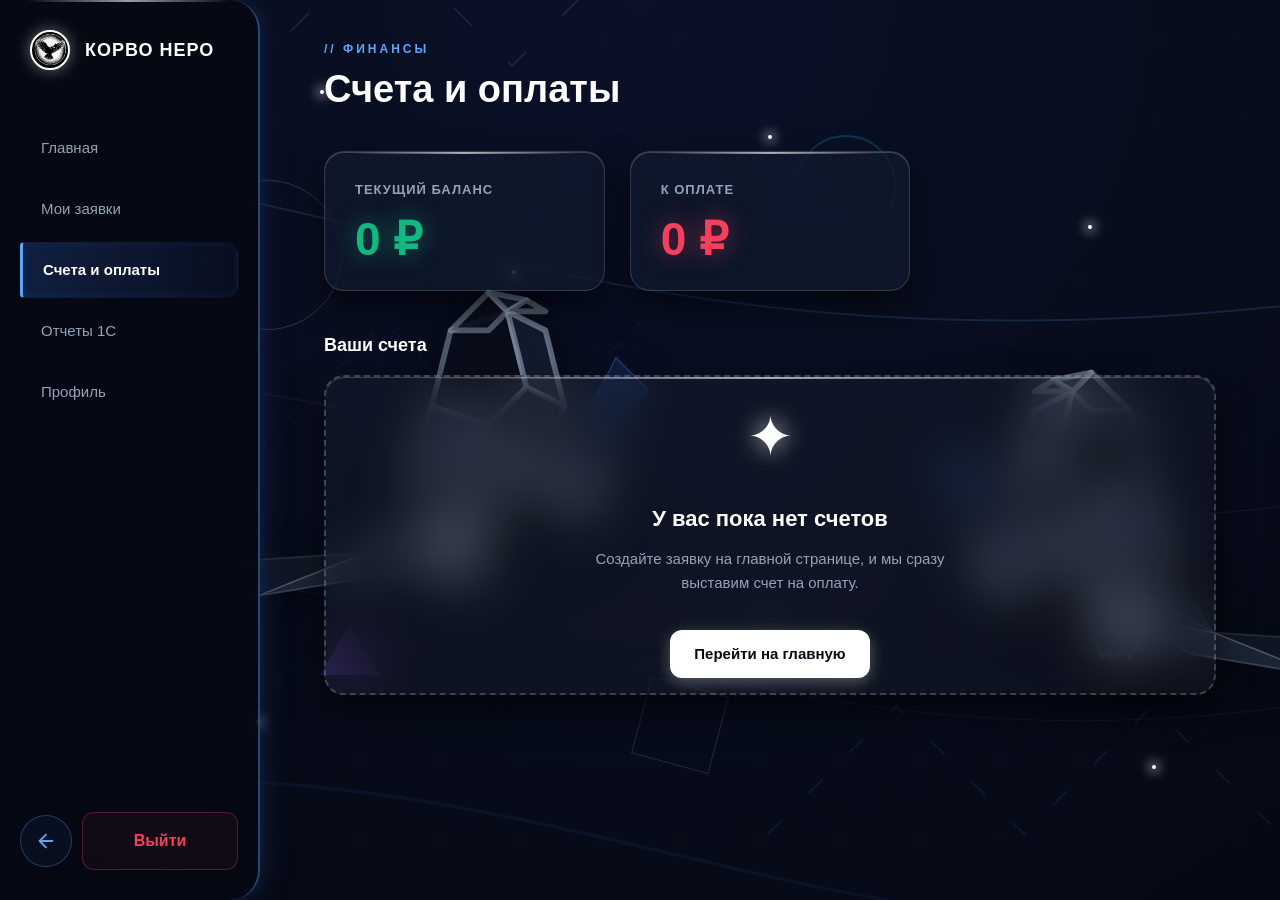
<file: Html/LK/Invoices.html>
<!DOCTYPE html>
<html lang="ru">
<head>
    <meta charset="UTF-8">
    <meta name="viewport" content="width=device-width, initial-scale=1.0">
    <title>Счета и оплаты</title>
    <link rel="stylesheet" href="../../Css/Invoices.css">
    <script src="../../Js/Script.js" defer></script>
</head>
<body>

    <div class="bg">
        <div class="bg-base"></div>
        <svg class="bg-waves" viewBox="0 0 1440 900" preserveAspectRatio="none">
            <path class="wave path-1" d="M-100,200 C300,100 600,400 1500,300" />
            <path class="wave path-2" d="M-100,400 C400,300 700,600 1500,500" />
            <path class="wave path-3" d="M-100,600 C500,500 800,800 1500,700" />
            <path class="wave path-4" d="M-100,800 C600,700 900,1000 1500,900" />
        </svg>
        <div class="floating-shapes">
            <div class="shape shape-circle"></div>
            <div class="shape shape-diamond"></div>
            <div class="shape shape-triangle"></div>
            <div class="shape shape-ring"></div>
            <div class="shape shape-square"></div>
            <div class="shape shape-small-circle"></div>
        </div>
        <svg class="bg-zigzags" viewBox="0 0 1000 1000" preserveAspectRatio="xMidYMid slice">
            <polyline class="zigzag zig-1" points="100,100 200,200 300,100 400,200 500,100" />
            <polyline class="zigzag zig-2" points="600,800 700,700 800,800 900,700 1000,800" />
            <polyline class="zigzag zig-3" points="200,500 300,400 400,500 500,400" />
        </svg>
        <div class="glowing-dots">
            <div class="dot dot-1"></div>
            <div class="dot dot-2"></div>
            <div class="dot dot-3"></div>
            <div class="dot dot-4"></div>
            <div class="dot dot-5"></div>
            <div class="dot dot-6"></div>
            <div class="dot dot-7"></div>
            <div class="dot dot-8"></div>
            <div class="dot dot-9"></div>
            <div class="dot dot-10"></div>
        </div>
        <svg class="crow-scene crow-scene-left" viewBox="0 0 600 500" xmlns="http://www.w3.org/2000/svg">
            <g class="branch-wood">
                <polygon points="-100,400 100,380 200,340 50,350" />
                <polygon points="100,380 200,340 300,320 220,360" />
                <polygon points="200,340 300,320 400,280 340,260" />
            </g>
            <g class="branch-twigs">
                <polygon points="200,340 260,250 320,280 280,350" />
                <polygon points="350,300 400,220 450,250 390,320" />
            </g>
            <g class="branch-leaves">
                <polygon points="260,250 290,190 330,230 300,280" />
                <polygon points="400,220 430,160 460,190 420,240" />
            </g>
            <g class="crow-polygons" transform="translate(120, 30) scale(3.5)">
                <polygon points="45,30 60,25 65,45 55,55 40,50" />
                <polygon points="60,25 70,30 75,50 65,45" />
                <polygon points="55,55 65,45 75,50 70,60 60,65" />
                <polygon points="40,50 55,55 50,70 35,65" />
                <polygon points="35,65 50,70 60,65 55,80 40,85" />
                <polygon points="40,85 55,80 50,95 35,90" />
                <polygon points="45,30 55,20 60,25 55,30" />
                <polygon points="55,20 65,22 60,25" />
                <polygon points="65,22 70,25 60,25" />
                <polygon points="60,65 70,60 85,70 75,75" />
                <polygon points="75,75 85,70 80,80" />
                <polygon points="45,75 48,90 45,95 42,90" />
                <polygon points="50,75 55,90 52,95 48,90" />
            </g>
        </svg>
        <svg class="crow-scene crow-scene-right" viewBox="0 0 600 500" xmlns="http://www.w3.org/2000/svg">
            <g class="branch-wood">
                <polygon points="-100,400 100,380 200,340 50,350" />
                <polygon points="100,380 200,340 300,320 220,360" />
                <polygon points="200,340 300,320 400,280 340,260" />
            </g>
            <g class="branch-twigs">
                <polygon points="200,340 260,250 320,280 280,350" />
                <polygon points="350,300 400,220 450,250 390,320" />
            </g>
            <g class="branch-leaves">
                <polygon points="260,250 290,190 330,230 300,280" />
                <polygon points="400,220 430,160 460,190 420,240" />
            </g>
            <g class="crow-polygons" transform="translate(120, 30) scale(3.5)">
                <polygon points="45,30 60,25 65,45 55,55 40,50" />
                <polygon points="60,25 70,30 75,50 65,45" />
                <polygon points="55,55 65,45 75,50 70,60 60,65" />
                <polygon points="40,50 55,55 50,70 35,65" />
                <polygon points="35,65 50,70 60,65 55,80 40,85" />
                <polygon points="40,85 55,80 50,95 35,90" />
                <polygon points="45,30 55,20 60,25 55,30" />
                <polygon points="55,20 65,22 60,25" />
                <polygon points="65,22 70,25 60,25" />
                <polygon points="60,65 70,60 85,70 75,75" />
                <polygon points="75,75 85,70 80,80" />
                <polygon points="45,75 48,90 45,95 42,90" />
                <polygon points="50,75 55,90 52,95 48,90" />
            </g>
        </svg>
        <div class="white-dots"></div>
    </div>

    <div class="mobile-header">
        <a href="LK.html" class="logo">
            <img src="../../img/logo.png" alt="Логотип">
            <span>КОРВО НЕРО</span>
        </a>
        <button class="burger" id="burgerBtn"><span></span><span></span><span></span></button>
    </div>

    <aside class="sidebar glass" id="sidebar">
        <a href="LK.html" class="logo">
            <img src="../../img/logo.png" alt="Логотип">
            <span>КОРВО НЕРО</span>
        </a>
        <nav class="nav-menu">
            <a href="LK.html">Главная</a>
            <a href="requests.html">Мои заявки</a>
            <a href="Invoices.html" class="active">Счета и оплаты</a>
            <a href="Reports.html">Отчеты 1С</a>
            <a href="Profile.html">Профиль</a>
        </nav>
        <div class="sidebar-bottom">
            <a href="../Index.html" class="btn-circle" title="Вернуться на главную страницу сайта">
                <svg viewBox="0 0 24 24" fill="none" stroke="currentColor" stroke-width="2" stroke-linecap="round" stroke-linejoin="round">
                    <path d="M19 12H5M12 19l-7-7 7-7"/>
                </svg>
            </a>
            <a href="../Index.html" class="btn-login">Выйти</a>
        </div>
    </aside>

    <main class="main-content">
        <div class="container">
            <header class="dashboard-header">
                <div>
                    <p class="small-text">// ФИНАНСЫ</p>
                    <h1 class="section-title">Счета и оплаты</h1>
                </div>
            </header>

            <section class="stats-grid">
                <div class="stat-card glass">
                    <span class="stat-label">Текущий баланс</span>
                    <span class="stat-value js-balance">0 ₽</span>
                </div>
                <div class="stat-card glass">
                    <span class="stat-label">К оплате</span>
                    <span class="stat-value js-debt">0 ₽</span>
                </div>
            </section>

            <div class="dashboard-grid">
                <section class="invoices-list">
                    <h2 class="block-title">Ваши счета</h2>
                    <div class="invoice-container"></div>
                </section>
            </div>
        </div>
    </main>

</body>
</html>
</file>
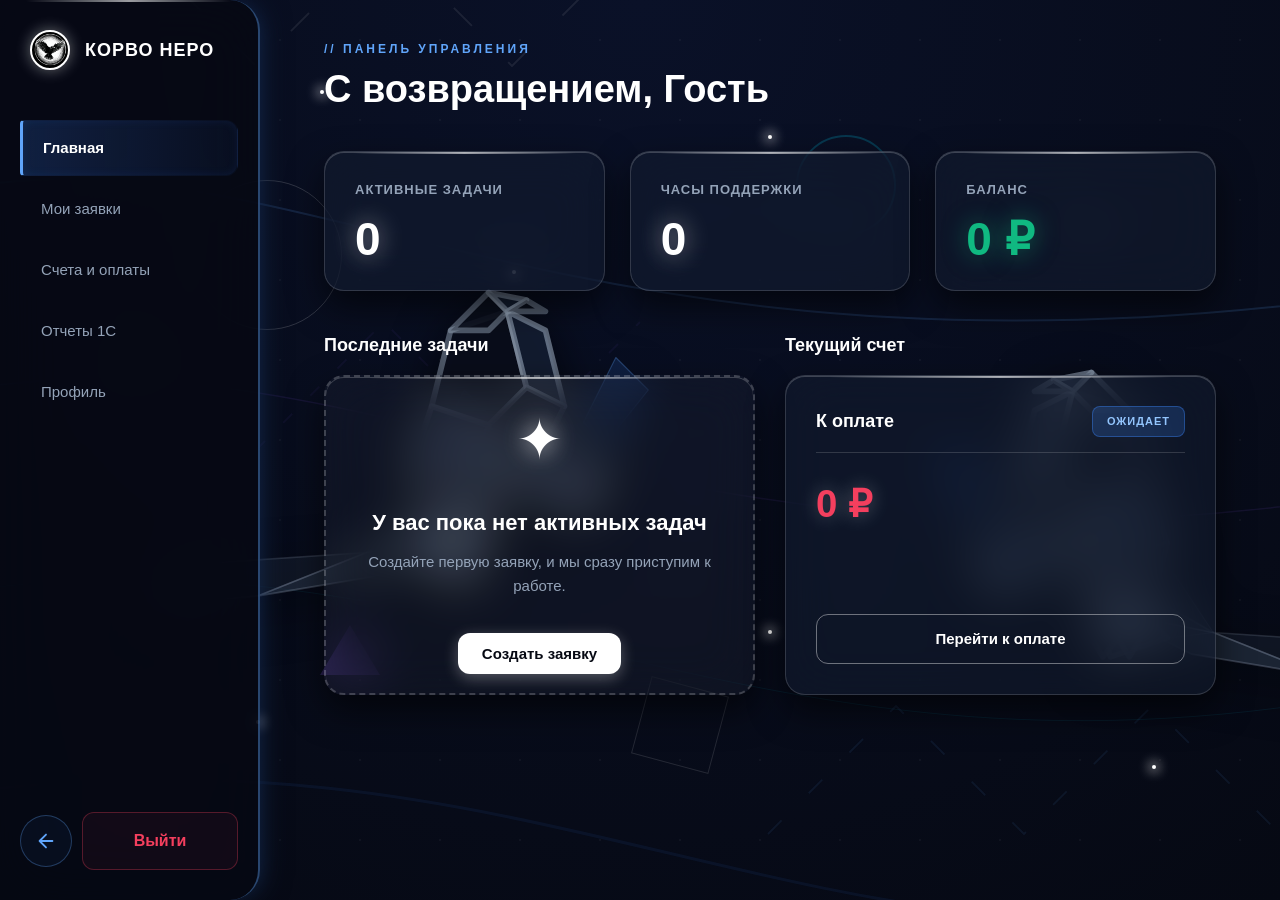
<file: Html/LK/LK.html>
<!DOCTYPE html>
<html lang="ru">
<head>
    <meta charset="UTF-8">
    <meta name="viewport" content="width=device-width, initial-scale=1.0">
    <title>Главная</title>
    <link rel="stylesheet" href="../../Css/LK.css">
    <script src="../../Js/Script.js" defer></script>
</head>
<body>

    <div class="bg">
        <div class="bg-base"></div>
        <svg class="bg-waves" viewBox="0 0 1440 900" preserveAspectRatio="none">
            <path class="wave path-1" d="M-100,200 C300,100 600,400 1500,300" />
            <path class="wave path-2" d="M-100,400 C400,300 700,600 1500,500" />
            <path class="wave path-3" d="M-100,600 C500,500 800,800 1500,700" />
            <path class="wave path-4" d="M-100,800 C600,700 900,1000 1500,900" />
        </svg>
        <div class="floating-shapes">
            <div class="shape shape-circle"></div>
            <div class="shape shape-diamond"></div>
            <div class="shape shape-triangle"></div>
            <div class="shape shape-ring"></div>
            <div class="shape shape-square"></div>
            <div class="shape shape-small-circle"></div>
        </div>
        <svg class="bg-zigzags" viewBox="0 0 1000 1000" preserveAspectRatio="xMidYMid slice">
            <polyline class="zigzag zig-1" points="100,100 200,200 300,100 400,200 500,100" />
            <polyline class="zigzag zig-2" points="600,800 700,700 800,800 900,700 1000,800" />
            <polyline class="zigzag zig-3" points="200,500 300,400 400,500 500,400" />
        </svg>
        <div class="glowing-dots">
            <div class="dot dot-1"></div>
            <div class="dot dot-2"></div>
            <div class="dot dot-3"></div>
            <div class="dot dot-4"></div>
            <div class="dot dot-5"></div>
            <div class="dot dot-6"></div>
            <div class="dot dot-7"></div>
            <div class="dot dot-8"></div>
            <div class="dot dot-9"></div>
            <div class="dot dot-10"></div>
        </div>
        <svg class="crow-scene crow-scene-left" viewBox="0 0 600 500" xmlns="http://www.w3.org/2000/svg">
            <g class="branch-wood">
                <polygon points="-100,400 100,380 200,340 50,350" />
                <polygon points="100,380 200,340 300,320 220,360" />
                <polygon points="200,340 300,320 400,280 340,260" />
            </g>
            <g class="branch-twigs">
                <polygon points="200,340 260,250 320,280 280,350" />
                <polygon points="350,300 400,220 450,250 390,320" />
            </g>
            <g class="branch-leaves">
                <polygon points="260,250 290,190 330,230 300,280" />
                <polygon points="400,220 430,160 460,190 420,240" />
            </g>
            <g class="crow-polygons" transform="translate(120, 30) scale(3.5)">
                <polygon points="45,30 60,25 65,45 55,55 40,50" />
                <polygon points="60,25 70,30 75,50 65,45" />
                <polygon points="55,55 65,45 75,50 70,60 60,65" />
                <polygon points="40,50 55,55 50,70 35,65" />
                <polygon points="35,65 50,70 60,65 55,80 40,85" />
                <polygon points="40,85 55,80 50,95 35,90" />
                <polygon points="45,30 55,20 60,25 55,30" />
                <polygon points="55,20 65,22 60,25" />
                <polygon points="65,22 70,25 60,25" />
                <polygon points="60,65 70,60 85,70 75,75" />
                <polygon points="75,75 85,70 80,80" />
                <polygon points="45,75 48,90 45,95 42,90" />
                <polygon points="50,75 55,90 52,95 48,90" />
            </g>
        </svg>
        <svg class="crow-scene crow-scene-right" viewBox="0 0 600 500" xmlns="http://www.w3.org/2000/svg">
            <g class="branch-wood">
                <polygon points="-100,400 100,380 200,340 50,350" />
                <polygon points="100,380 200,340 300,320 220,360" />
                <polygon points="200,340 300,320 400,280 340,260" />
            </g>
            <g class="branch-twigs">
                <polygon points="200,340 260,250 320,280 280,350" />
                <polygon points="350,300 400,220 450,250 390,320" />
            </g>
            <g class="branch-leaves">
                <polygon points="260,250 290,190 330,230 300,280" />
                <polygon points="400,220 430,160 460,190 420,240" />
            </g>
            <g class="crow-polygons" transform="translate(120, 30) scale(3.5)">
                <polygon points="45,30 60,25 65,45 55,55 40,50" />
                <polygon points="60,25 70,30 75,50 65,45" />
                <polygon points="55,55 65,45 75,50 70,60 60,65" />
                <polygon points="40,50 55,55 50,70 35,65" />
                <polygon points="35,65 50,70 60,65 55,80 40,85" />
                <polygon points="40,85 55,80 50,95 35,90" />
                <polygon points="45,30 55,20 60,25 55,30" />
                <polygon points="55,20 65,22 60,25" />
                <polygon points="65,22 70,25 60,25" />
                <polygon points="60,65 70,60 85,70 75,75" />
                <polygon points="75,75 85,70 80,80" />
                <polygon points="45,75 48,90 45,95 42,90" />
                <polygon points="50,75 55,90 52,95 48,90" />
            </g>
        </svg>
        <div class="white-dots"></div>
    </div>

    <div class="mobile-header">
        <a href="LK.html" class="logo">
            <img src="../../img/logo.png" alt="Логотип">
            <span>КОРВО НЕРО</span>
        </a>
        <button class="burger" id="burgerBtn"><span></span><span></span><span></span></button>
    </div>

    <aside class="sidebar glass" id="sidebar">
        <a href="LK.html" class="logo">
            <img src="../../img/logo.png" alt="Логотип">
            <span>КОРВО НЕРО</span>
        </a>
        <nav class="nav-menu">
            <a href="LK.html" class="active">Главная</a>
            <a href="requests.html">Мои заявки</a>
            <a href="Invoices.html">Счета и оплаты</a>
            <a href="Reports.html">Отчеты 1С</a>
            <a href="Profile.html">Профиль</a>
        </nav>
        
        <div class="sidebar-bottom">
            <a href="../Index.html" class="btn-circle" title="Вернуться на главную страницу сайта">
                <svg viewBox="0 0 24 24" fill="none" stroke="currentColor" stroke-width="2" stroke-linecap="round" stroke-linejoin="round">
                    <path d="M19 12H5M12 19l-7-7 7-7"/>
                </svg>
            </a>
            <a href="../Index.html" class="btn-login">Выйти</a>
        </div>
    </aside>

    <main class="main-content">
        <div class="container">
            <header class="dashboard-header">
                <div>
                    <p class="small-text">// ПАНЕЛЬ УПРАВЛЕНИЯ</p>
                    <h1 class="section-title">С возвращением, <span id="userNameDisplay">Гость</span></h1>
                </div>
                <button class="btn-main" id="openModalBtn">+ Создать заявку</button>
            </header>

            <section class="stats-grid">
                <a href="requests.html" class="stat-card glass">
                    <span class="stat-label">Активные задачи</span>
                    <span class="stat-value js-tasks">0</span>
                </a>
                <div class="stat-card glass">
                    <span class="stat-label">Часы поддержки</span>
                    <span class="stat-value js-hours">0</span>
                </div>
                <a href="Invoices.html" class="stat-card glass">
                    <span class="stat-label">Баланс</span>
                    <span class="stat-value js-balance">0 ₽</span>
                </a>
            </section>

            <div class="dashboard-grid">
                <section class="task-list">
                    <h2 class="block-title">Последние задачи</h2>
                    <div class="js-requests-container"></div>
                </section>

                <section class="invoices-list">
                    <h2 class="block-title">Текущий счет</h2>
                    <div class="glass box-wrapper">
                        <div class="invoice-header">
                            <span class="invoice-number">К оплате</span>
                            <span class="tag tag-blue">Ожидает</span>
                        </div>
                        <div class="invoice-body">
                            <span class="invoice-sum js-debt">0 ₽</span>
                            <a href="Invoices.html" class="btn-outline">Перейти к оплате</a>
                        </div>
                    </div>
                </section>
            </div>
        </div>
    </main>

    <div class="modal-overlay" id="modalOverlay">
        <div class="modal glass">
            <button class="modal-close" id="closeModalBtn">&times;</button>
            <h2 class="section-title" style="margin-bottom: 20px;">Новая заявка</h2>
            <form action="#" id="requestForm">
                <div class="input-group">
                    <label>Выберите услугу</label>
                    <select id="newRequestService" required>
                        <option value="Программист 1С">Программист 1С (от 3000 ₽/час)</option>
                        <option value="Сопровождение 1С">Сопровождение 1С (от 3000 ₽/час)</option>
                        <option value="Доработка и разработка 1С">Доработка и разработка 1С (от 6000 ₽)</option>
                        <option value="Интеграция 1С">Интеграция 1С (от 5000 ₽)</option>
                        <option value="Маркировка и Честный знак">Маркировка и Честный знак (от 5000 ₽)</option>
                    </select>
                </div>
                <div class="input-group">
                    <label>Конфигурация 1С</label>
                    <select id="newRequestConfig" required>
                        <option value="Бухгалтерия предприятия">Бухгалтерия предприятия</option>
                        <option value="ЗУП">ЗУП</option>
                        <option value="Управление торговлей">Управление торговлей</option>
                        <option value="УНФ">УНФ</option>
                        <option value="Розница">Розница</option>
                        <option value="ERP">ERP</option>
                        <option value="Другая">Другая / Не знаю</option>
                    </select>
                </div>
                <div class="input-group">
                    <label>Тема задачи</label>
                    <input type="text" id="newRequestTitle" placeholder="Например: Настроить отчет" required>
                </div>
                <div class="input-group">
                    <label>Описание</label>
                    <textarea id="newRequestDesc" rows="3" placeholder="Опишите задачу..." required></textarea>
                </div>
                <button type="submit" class="btn-main btn-full">Отправить</button>
            </form>
        </div>
    </div>

</body>
</html>
</file>
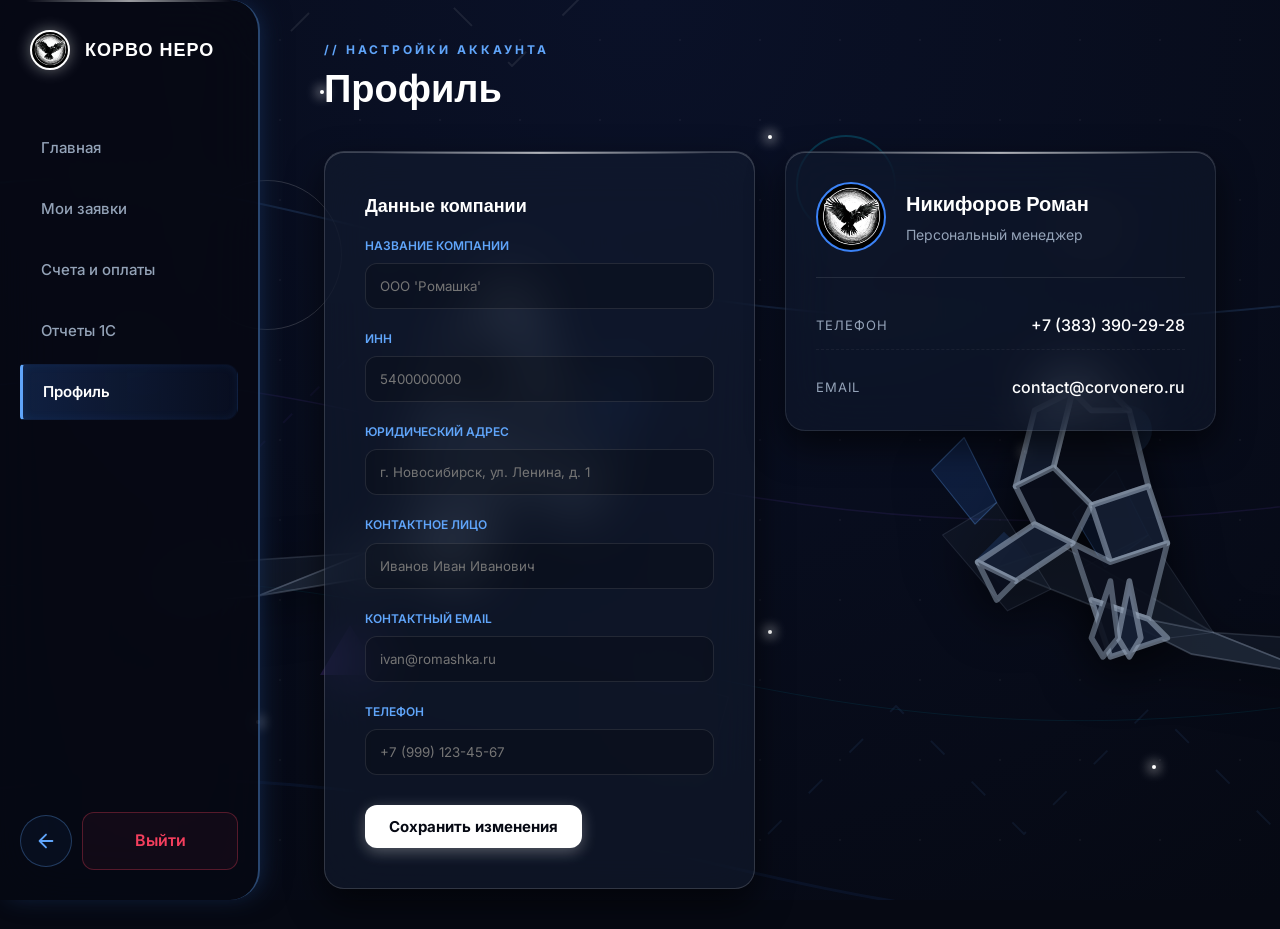
<file: Html/LK/Profile.html>
<!DOCTYPE html>
<html lang="ru">
<head>
    <meta charset="UTF-8">
    <meta name="viewport" content="width=device-width, initial-scale=1.0">
    <title>Профиль</title>
    <link href="https://fonts.googleapis.com/css2?family=Inter:wght@400;500;600&family=Space+Grotesk:wght@500;700&display=swap" rel="stylesheet">
    <link rel="stylesheet" href="../../Css/Profile.css">
    <script src="../../Js/Script.js" defer></script>
</head>
<body>

    <div class="bg">
        <div class="bg-base"></div>
        <svg class="bg-waves" viewBox="0 0 1440 900" preserveAspectRatio="none">
            <path class="wave path-1" d="M-100,200 C300,100 600,400 1500,300" />
            <path class="wave path-2" d="M-100,400 C400,300 700,600 1500,500" />
            <path class="wave path-3" d="M-100,600 C500,500 800,800 1500,700" />
            <path class="wave path-4" d="M-100,800 C600,700 900,1000 1500,900" />
        </svg>
        <div class="floating-shapes">
            <div class="shape shape-circle"></div>
            <div class="shape shape-diamond"></div>
            <div class="shape shape-triangle"></div>
            <div class="shape shape-ring"></div>
            <div class="shape shape-square"></div>
            <div class="shape shape-small-circle"></div>
        </div>
        <svg class="bg-zigzags" viewBox="0 0 1000 1000" preserveAspectRatio="xMidYMid slice">
            <polyline class="zigzag zig-1" points="100,100 200,200 300,100 400,200 500,100" />
            <polyline class="zigzag zig-2" points="600,800 700,700 800,800 900,700 1000,800" />
            <polyline class="zigzag zig-3" points="200,500 300,400 400,500 500,400" />
        </svg>
        <div class="glowing-dots">
            <div class="dot dot-1"></div>
            <div class="dot dot-2"></div>
            <div class="dot dot-3"></div>
            <div class="dot dot-4"></div>
            <div class="dot dot-5"></div>
            <div class="dot dot-6"></div>
            <div class="dot dot-7"></div>
            <div class="dot dot-8"></div>
            <div class="dot dot-9"></div>
            <div class="dot dot-10"></div>
        </div>
        <svg class="crow-scene crow-scene-left" viewBox="0 0 600 500" xmlns="http://www.w3.org/2000/svg">
            <g class="branch-wood">
                <polygon points="-100,400 100,380 200,340 50,350" />
                <polygon points="100,380 200,340 300,320 220,360" />
                <polygon points="200,340 300,320 400,280 340,260" />
            </g>
            <g class="branch-twigs">
                <polygon points="200,340 260,250 320,280 280,350" />
                <polygon points="350,300 400,220 450,250 390,320" />
            </g>
            <g class="branch-leaves">
                <polygon points="260,250 290,190 330,230 300,280" />
                <polygon points="400,220 430,160 460,190 420,240" />
            </g>
            <g class="crow-polygons" transform="translate(120, 30) scale(3.5)">
                <polygon points="45,30 60,25 65,45 55,55 40,50" />
                <polygon points="60,25 70,30 75,50 65,45" />
                <polygon points="55,55 65,45 75,50 70,60 60,65" />
                <polygon points="40,50 55,55 50,70 35,65" />
                <polygon points="35,65 50,70 60,65 55,80 40,85" />
                <polygon points="40,85 55,80 50,95 35,90" />
                <polygon points="45,30 55,20 60,25 55,30" />
                <polygon points="55,20 65,22 60,25" />
                <polygon points="65,22 70,25 60,25" />
                <polygon points="60,65 70,60 85,70 75,75" />
                <polygon points="75,75 85,70 80,80" />
                <polygon points="45,75 48,90 45,95 42,90" />
                <polygon points="50,75 55,90 52,95 48,90" />
            </g>
        </svg>
        <svg class="crow-scene crow-scene-right" viewBox="0 0 600 500" xmlns="http://www.w3.org/2000/svg">
            <g class="branch-wood">
                <polygon points="-100,400 100,380 200,340 50,350" />
                <polygon points="100,380 200,340 300,320 220,360" />
                <polygon points="200,340 300,320 400,280 340,260" />
            </g>
            <g class="branch-twigs">
                <polygon points="200,340 260,250 320,280 280,350" />
                <polygon points="350,300 400,220 450,250 390,320" />
            </g>
            <g class="branch-leaves">
                <polygon points="260,250 290,190 330,230 300,280" />
                <polygon points="400,220 430,160 460,190 420,240" />
            </g>
            <g class="crow-polygons" transform="translate(120, 30) scale(3.5)">
                <polygon points="45,30 60,25 65,45 55,55 40,50" />
                <polygon points="60,25 70,30 75,50 65,45" />
                <polygon points="55,55 65,45 75,50 70,60 60,65" />
                <polygon points="40,50 55,55 50,70 35,65" />
                <polygon points="35,65 50,70 60,65 55,80 40,85" />
                <polygon points="40,85 55,80 50,95 35,90" />
                <polygon points="45,30 55,20 60,25 55,30" />
                <polygon points="55,20 65,22 60,25" />
                <polygon points="65,22 70,25 60,25" />
                <polygon points="60,65 70,60 85,70 75,75" />
                <polygon points="75,75 85,70 80,80" />
                <polygon points="45,75 48,90 45,95 42,90" />
                <polygon points="50,75 55,90 52,95 48,90" />
            </g>
        </svg>
        <div class="white-dots"></div>
    </div>

    <div class="mobile-header">
        <a href="LK.html" class="logo"><img src="../../img/logo.png" alt="Логотип"><span>КОРВО НЕРО</span></a>
        <button class="burger" id="burgerBtn"><span></span><span></span><span></span></button>
    </div>

    <aside class="sidebar glass" id="sidebar">
        <a href="LK.html" class="logo"><img src="../../img/logo.png" alt="Логотип"><span>КОРВО НЕРО</span></a>
        <nav class="nav-menu">
            <a href="LK.html">Главная</a>
            <a href="Requests.html">Мои заявки</a>
            <a href="Invoices.html">Счета и оплаты</a>
            <a href="Reports.html">Отчеты 1С</a>
            <a href="Profile.html" class="active">Профиль</a>
        </nav>
        <div class="sidebar-bottom">
            <a href="../Index.html" class="btn-circle" title="Вернуться на главную страницу сайта">
                <svg viewBox="0 0 24 24" fill="none" stroke="currentColor" stroke-width="2" stroke-linecap="round" stroke-linejoin="round">
                    <path d="M19 12H5M12 19l-7-7 7-7"/>
                </svg>
            </a>
            <a href="../Index.html" class="btn-login">Выйти</a>
        </div>
    </aside>

    <main class="main-content">
        <div class="container">
            <header class="dashboard-header">
                <div>
                    <p class="small-text">// НАСТРОЙКИ АККАУНТА</p>
                    <h1 class="section-title">Профиль</h1>
                </div>
            </header>

            <div class="dashboard-grid">
                <section class="glass profile-section">
                    <h2 class="block-title">Данные компании</h2>
                    <form action="#" class="profile-form" id="profileForm">
                        <div class="input-group">
                            <label>Название компании</label>
                            <input type="text" id="profCompany" placeholder="ООО 'Ромашка'">
                        </div>
                        <div class="input-group">
                            <label>ИНН</label>
                            <input type="text" id="profInn" placeholder="5400000000">
                        </div>
                        <div class="input-group">
                            <label>Юридический адрес</label>
                            <input type="text" id="profAddress" placeholder="г. Новосибирск, ул. Ленина, д. 1">
                        </div>
                        <div class="input-group">
                            <label>Контактное лицо</label>
                            <input type="text" id="profContactName" placeholder="Иванов Иван Иванович">
                        </div>
                        <div class="input-group">
                            <label>Контактный Email</label>
                            <input type="email" id="profEmail" placeholder="ivan@romashka.ru">
                        </div>
                        <div class="input-group">
                            <label>Телефон</label>
                            <input type="tel" id="profPhone" placeholder="+7 (999) 123-45-67">
                        </div>
                        <button type="submit" class="btn-main" style="margin-top: 10px;">Сохранить изменения</button>
                    </form>
                </section>
                
                <section class="glass manager-section">
                    <div class="manager-header">
                        <img src="../../img/logo.png" alt="Аватар" class="manager-avatar">
                        <div class="manager-info">
                            <h3 class="manager-name">Никифоров Роман</h3>
                            <p class="manager-role">Персональный менеджер</p>
                        </div>
                    </div>
                    
                    <div class="manager-divider"></div>

                    <div class="manager-contacts">
                        <a href="tel:+73833902928" class="contact-row">
                            <span class="contact-label">Телефон</span>
                            <span class="contact-value">+7 (383) 390-29-28</span>
                        </a>
                        <a href="mailto:contact@corvonero.ru" class="contact-row">
                            <span class="contact-label">Email</span>
                            <span class="contact-value">contact@corvonero.ru</span>
                        </a>
                    </div>
                </section>
            </div>
        </div>
    </main>
</body>
</html>
</file>
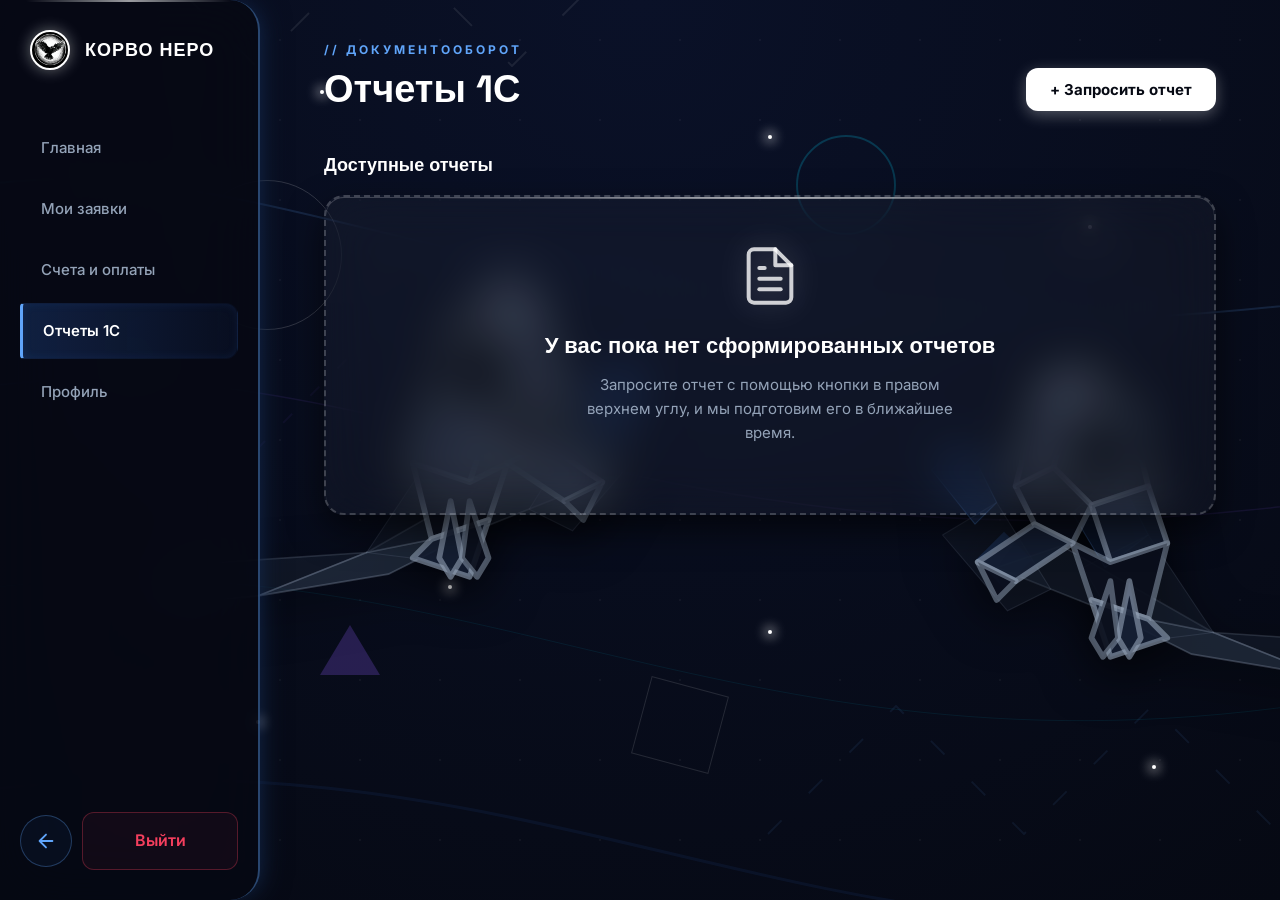
<file: Html/LK/Reports.html>
<!DOCTYPE html>
<html lang="ru">
<head>
    <meta charset="UTF-8">
    <meta name="viewport" content="width=device-width, initial-scale=1.0">
    <title>Отчеты 1С</title>
    <link href="https://fonts.googleapis.com/css2?family=Inter:wght@400;500;600&family=Space+Grotesk:wght@500;700&display=swap" rel="stylesheet">
    <link rel="stylesheet" href="../../Css/Reports.css">
    <script src="../../Js/Script.js" defer></script>
</head>
<body>

    <div class="bg">
        <div class="bg-base"></div>
        <svg class="bg-waves" viewBox="0 0 1440 900" preserveAspectRatio="none">
            <path class="wave path-1" d="M-100,200 C300,100 600,400 1500,300" />
            <path class="wave path-2" d="M-100,400 C400,300 700,600 1500,500" />
            <path class="wave path-3" d="M-100,600 C500,500 800,800 1500,700" />
            <path class="wave path-4" d="M-100,800 C600,700 900,1000 1500,900" />
        </svg>
        <div class="floating-shapes">
            <div class="shape shape-circle"></div>
            <div class="shape shape-diamond"></div>
            <div class="shape shape-triangle"></div>
            <div class="shape shape-ring"></div>
            <div class="shape shape-square"></div>
            <div class="shape shape-small-circle"></div>
        </div>
        <svg class="bg-zigzags" viewBox="0 0 1000 1000" preserveAspectRatio="xMidYMid slice">
            <polyline class="zigzag zig-1" points="100,100 200,200 300,100 400,200 500,100" />
            <polyline class="zigzag zig-2" points="600,800 700,700 800,800 900,700 1000,800" />
            <polyline class="zigzag zig-3" points="200,500 300,400 400,500 500,400" />
        </svg>
        <div class="glowing-dots">
            <div class="dot dot-1"></div>
            <div class="dot dot-2"></div>
            <div class="dot dot-3"></div>
            <div class="dot dot-4"></div>
            <div class="dot dot-5"></div>
            <div class="dot dot-6"></div>
            <div class="dot dot-7"></div>
            <div class="dot dot-8"></div>
            <div class="dot dot-9"></div>
            <div class="dot dot-10"></div>
        </div>
        <svg class="crow-scene crow-scene-left" viewBox="0 0 600 500" xmlns="http://www.w3.org/2000/svg">
            <g class="branch-wood">
                <polygon points="-100,400 100,380 200,340 50,350" />
                <polygon points="100,380 200,340 300,320 220,360" />
                <polygon points="200,340 300,320 400,280 340,260" />
            </g>
            <g class="branch-twigs">
                <polygon points="200,340 260,250 320,280 280,350" />
                <polygon points="350,300 400,220 450,250 390,320" />
            </g>
            <g class="branch-leaves">
                <polygon points="260,250 290,190 330,230 300,280" />
                <polygon points="400,220 430,160 460,190 420,240" />
            </g>
            <g class="crow-polygons" transform="translate(120, 30) scale(3.5)">
                <polygon points="45,30 60,25 65,45 55,55 40,50" />
                <polygon points="60,25 70,30 75,50 65,45" />
                <polygon points="55,55 65,45 75,50 70,60 60,65" />
                <polygon points="40,50 55,55 50,70 35,65" />
                <polygon points="35,65 50,70 60,65 55,80 40,85" />
                <polygon points="40,85 55,80 50,95 35,90" />
                <polygon points="45,30 55,20 60,25 55,30" />
                <polygon points="55,20 65,22 60,25" />
                <polygon points="65,22 70,25 60,25" />
                <polygon points="60,65 70,60 85,70 75,75" />
                <polygon points="75,75 85,70 80,80" />
                <polygon points="45,75 48,90 45,95 42,90" />
                <polygon points="50,75 55,90 52,95 48,90" />
            </g>
        </svg>
        <svg class="crow-scene crow-scene-right" viewBox="0 0 600 500" xmlns="http://www.w3.org/2000/svg">
            <g class="branch-wood">
                <polygon points="-100,400 100,380 200,340 50,350" />
                <polygon points="100,380 200,340 300,320 220,360" />
                <polygon points="200,340 300,320 400,280 340,260" />
            </g>
            <g class="branch-twigs">
                <polygon points="200,340 260,250 320,280 280,350" />
                <polygon points="350,300 400,220 450,250 390,320" />
            </g>
            <g class="branch-leaves">
                <polygon points="260,250 290,190 330,230 300,280" />
                <polygon points="400,220 430,160 460,190 420,240" />
            </g>
            <g class="crow-polygons" transform="translate(120, 30) scale(3.5)">
                <polygon points="45,30 60,25 65,45 55,55 40,50" />
                <polygon points="60,25 70,30 75,50 65,45" />
                <polygon points="55,55 65,45 75,50 70,60 60,65" />
                <polygon points="40,50 55,55 50,70 35,65" />
                <polygon points="35,65 50,70 60,65 55,80 40,85" />
                <polygon points="40,85 55,80 50,95 35,90" />
                <polygon points="45,30 55,20 60,25 55,30" />
                <polygon points="55,20 65,22 60,25" />
                <polygon points="65,22 70,25 60,25" />
                <polygon points="60,65 70,60 85,70 75,75" />
                <polygon points="75,75 85,70 80,80" />
                <polygon points="45,75 48,90 45,95 42,90" />
                <polygon points="50,75 55,90 52,95 48,90" />
            </g>
        </svg>
        <div class="white-dots"></div>
    </div>

    <div class="mobile-header">
        <a href="LK.html" class="logo"><img src="../../img/logo.png" alt="Логотип"><span>КОРВО НЕРО</span></a>
        <button class="burger" id="burgerBtn"><span></span><span></span><span></span></button>
    </div>

    <aside class="sidebar glass" id="sidebar">
        <a href="LK.html" class="logo"><img src="../../img/logo.png" alt="Логотип"><span>КОРВО НЕРО</span></a>
        <nav class="nav-menu">
            <a href="LK.html">Главная</a>
            <a href="requests.html">Мои заявки</a>
            <a href="Invoices.html">Счета и оплаты</a>
            <a href="Reports.html" class="active">Отчеты 1С</a>
            <a href="Profile.html">Профиль</a>
        </nav>
        <div class="sidebar-bottom">
            <a href="../Index.html" class="btn-circle" title="Вернуться на главную страницу сайта">
                <svg viewBox="0 0 24 24" fill="none" stroke="currentColor" stroke-width="2" stroke-linecap="round" stroke-linejoin="round">
                    <path d="M19 12H5M12 19l-7-7 7-7"/>
                </svg>
            </a>
            <a href="../Index.html" class="btn-login">Выйти</a>
        </div>
    </aside>

    <main class="main-content">
        <div class="container">
            <header class="dashboard-header">
                <div>
                    <p class="small-text">// ДОКУМЕНТООБОРОТ</p>
                    <h1 class="section-title">Отчеты 1С</h1>
                </div>
                <button class="btn-main" id="openReportModalBtn">+ Запросить отчет</button>
            </header>

            <div class="dashboard-grid">
                <section class="reports-list-section">
                    <h2 class="block-title">Доступные отчеты</h2>
                    <div class="reports-container js-reports-container">
                    </div>
                </section>
            </div>
        </div>
    </main>

    <div class="modal-overlay" id="reportModalOverlay">
        <div class="modal glass">
            <button class="modal-close" id="closeReportModalBtn">&times;</button>
            <h2 class="section-title" style="margin-bottom: 20px;">Запрос отчета</h2>
            <form action="#" id="reportForm">
                <div class="input-group">
                    <label>Тип отчета</label>
                    <select id="reportType">
                        <option value="Оборотно-сальдовая ведомость">Оборотно-сальдовая ведомость</option>
                        <option value="Анализ субконто">Анализ субконто</option>
                        <option value="Карточка счета">Карточка счета</option>
                        <option value="Отчет по проводкам">Отчет по проводкам</option>
                    </select>
                </div>
                <div class="input-group">
                    <label>Период</label>
                    <select id="reportPeriod">
                        <option value="Текущий месяц">Текущий месяц</option>
                        <option value="Прошлый месяц">Прошлый месяц</option>
                        <option value="Текущий квартал">Текущий квартал</option>
                        <option value="Текущий год">Текущий год</option>
                    </select>
                </div>
                <div class="input-group">
                    <label>Комментарий (необязательно)</label>
                    <textarea id="reportComment" rows="3" placeholder="Уточнения по отчету..."></textarea>
                </div>
                <button type="submit" class="btn-main btn-full">Отправить запрос</button>
            </form>
        </div>
    </div>

</body>
</html>
</file>
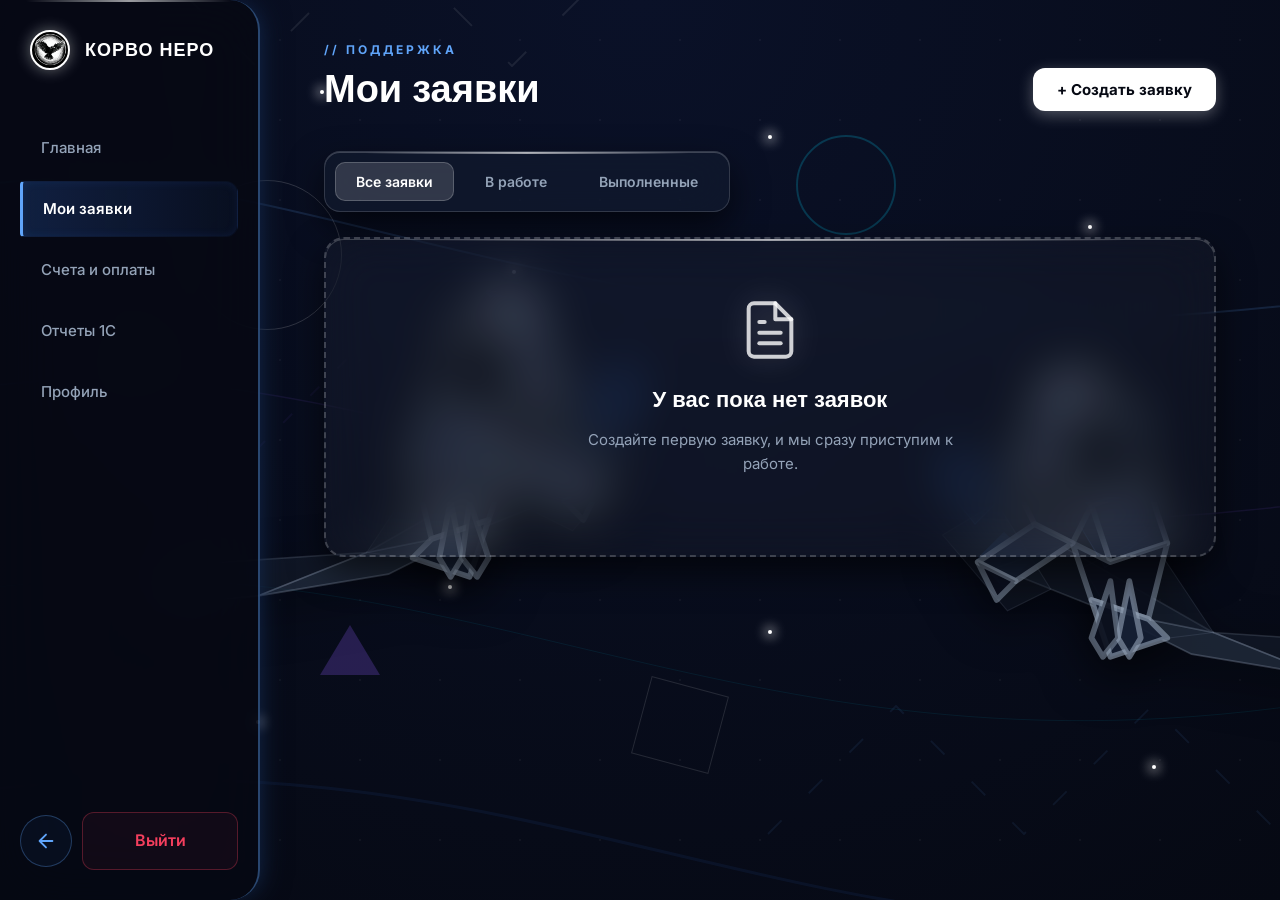
<file: Html/LK/requests.html>
<!DOCTYPE html>
<html lang="ru">
<head>
    <meta charset="UTF-8">
    <meta name="viewport" content="width=device-width, initial-scale=1.0">
    <title>Мои заявки</title>
    <link href="https://fonts.googleapis.com/css2?family=Inter:wght@400;500;600&family=Space+Grotesk:wght@500;700&display=swap" rel="stylesheet">
    <link rel="stylesheet" href="../../Css/Requests.css">
    <script src="../../Js/Script.js" defer></script>
</head>
<body>

    <div class="bg">
        <div class="bg-base"></div>
        <svg class="bg-waves" viewBox="0 0 1440 900" preserveAspectRatio="none">
            <path class="wave path-1" d="M-100,200 C300,100 600,400 1500,300" />
            <path class="wave path-2" d="M-100,400 C400,300 700,600 1500,500" />
            <path class="wave path-3" d="M-100,600 C500,500 800,800 1500,700" />
            <path class="wave path-4" d="M-100,800 C600,700 900,1000 1500,900" />
        </svg>
        <div class="floating-shapes">
            <div class="shape shape-circle"></div>
            <div class="shape shape-diamond"></div>
            <div class="shape shape-triangle"></div>
            <div class="shape shape-ring"></div>
            <div class="shape shape-square"></div>
            <div class="shape shape-small-circle"></div>
        </div>
        <svg class="bg-zigzags" viewBox="0 0 1000 1000" preserveAspectRatio="xMidYMid slice">
            <polyline class="zigzag zig-1" points="100,100 200,200 300,100 400,200 500,100" />
            <polyline class="zigzag zig-2" points="600,800 700,700 800,800 900,700 1000,800" />
            <polyline class="zigzag zig-3" points="200,500 300,400 400,500 500,400" />
        </svg>
        <div class="glowing-dots">
            <div class="dot dot-1"></div>
            <div class="dot dot-2"></div>
            <div class="dot dot-3"></div>
            <div class="dot dot-4"></div>
            <div class="dot dot-5"></div>
            <div class="dot dot-6"></div>
            <div class="dot dot-7"></div>
            <div class="dot dot-8"></div>
            <div class="dot dot-9"></div>
            <div class="dot dot-10"></div>
        </div>
        <svg class="crow-scene crow-scene-left" viewBox="0 0 600 500" xmlns="http://www.w3.org/2000/svg">
            <g class="branch-wood">
                <polygon points="-100,400 100,380 200,340 50,350" />
                <polygon points="100,380 200,340 300,320 220,360" />
                <polygon points="200,340 300,320 400,280 340,260" />
            </g>
            <g class="branch-twigs">
                <polygon points="200,340 260,250 320,280 280,350" />
                <polygon points="350,300 400,220 450,250 390,320" />
            </g>
            <g class="branch-leaves">
                <polygon points="260,250 290,190 330,230 300,280" />
                <polygon points="400,220 430,160 460,190 420,240" />
            </g>
            <g class="crow-polygons" transform="translate(120, 30) scale(3.5)">
                <polygon points="45,30 60,25 65,45 55,55 40,50" />
                <polygon points="60,25 70,30 75,50 65,45" />
                <polygon points="55,55 65,45 75,50 70,60 60,65" />
                <polygon points="40,50 55,55 50,70 35,65" />
                <polygon points="35,65 50,70 60,65 55,80 40,85" />
                <polygon points="40,85 55,80 50,95 35,90" />
                <polygon points="45,30 55,20 60,25 55,30" />
                <polygon points="55,20 65,22 60,25" />
                <polygon points="65,22 70,25 60,25" />
                <polygon points="60,65 70,60 85,70 75,75" />
                <polygon points="75,75 85,70 80,80" />
                <polygon points="45,75 48,90 45,95 42,90" />
                <polygon points="50,75 55,90 52,95 48,90" />
            </g>
        </svg>
        <svg class="crow-scene crow-scene-right" viewBox="0 0 600 500" xmlns="http://www.w3.org/2000/svg">
            <g class="branch-wood">
                <polygon points="-100,400 100,380 200,340 50,350" />
                <polygon points="100,380 200,340 300,320 220,360" />
                <polygon points="200,340 300,320 400,280 340,260" />
            </g>
            <g class="branch-twigs">
                <polygon points="200,340 260,250 320,280 280,350" />
                <polygon points="350,300 400,220 450,250 390,320" />
            </g>
            <g class="branch-leaves">
                <polygon points="260,250 290,190 330,230 300,280" />
                <polygon points="400,220 430,160 460,190 420,240" />
            </g>
            <g class="crow-polygons" transform="translate(120, 30) scale(3.5)">
                <polygon points="45,30 60,25 65,45 55,55 40,50" />
                <polygon points="60,25 70,30 75,50 65,45" />
                <polygon points="55,55 65,45 75,50 70,60 60,65" />
                <polygon points="40,50 55,55 50,70 35,65" />
                <polygon points="35,65 50,70 60,65 55,80 40,85" />
                <polygon points="40,85 55,80 50,95 35,90" />
                <polygon points="45,30 55,20 60,25 55,30" />
                <polygon points="55,20 65,22 60,25" />
                <polygon points="65,22 70,25 60,25" />
                <polygon points="60,65 70,60 85,70 75,75" />
                <polygon points="75,75 85,70 80,80" />
                <polygon points="45,75 48,90 45,95 42,90" />
                <polygon points="50,75 55,90 52,95 48,90" />
            </g>
        </svg>
        <div class="white-dots"></div>
    </div>

    <div class="mobile-header">
        <a href="LK.html" class="logo"><img src="../../img/logo.png" alt="Логотип"><span>КОРВО НЕРО</span></a>
        <button class="burger" id="burgerBtn"><span></span><span></span><span></span></button>
    </div>

    <aside class="sidebar glass" id="sidebar">
        <a href="LK.html" class="logo"><img src="../../img/logo.png" alt="Логотип"><span>КОРВО НЕРО</span></a>
        <nav class="nav-menu">
            <a href="LK.html">Главная</a>
            <a href="requests.html" class="active">Мои заявки</a>
            <a href="Invoices.html">Счета и оплаты</a>
            <a href="Reports.html">Отчеты 1С</a>
            <a href="Profile.html">Профиль</a>
        </nav>
        <div class="sidebar-bottom">
            <a href="../Index.html" class="btn-circle" title="Вернуться на главную страницу сайта">
                <svg viewBox="0 0 24 24" fill="none" stroke="currentColor" stroke-width="2" stroke-linecap="round" stroke-linejoin="round">
                    <path d="M19 12H5M12 19l-7-7 7-7"/>
                </svg>
            </a>
            <a href="../Index.html" class="btn-login">Выйти</a>
        </div>
    </aside>

    <main class="main-content">
        <div class="container">
            <header class="dashboard-header">
                <div>
                    <p class="small-text">// ПОДДЕРЖКА</p>
                    <h1 class="section-title">Мои заявки</h1>
                </div>
                <button class="btn-main" id="openModalBtn">+ Создать заявку</button>
            </header>

            <div class="filters-bar glass">
                <button class="filter-btn active" data-filter="all">Все заявки</button>
                <button class="filter-btn" data-filter="В работе">В работе</button>
                <button class="filter-btn" data-filter="Выполнено">Выполненные</button>
            </div>

            <div class="dashboard-grid">
                <section class="requests-list-section">
                    <div class="js-full-requests-container">
                    </div>
                </section>
            </div>
        </div>
    </main>

    <div class="modal-overlay" id="modalOverlay">
        <div class="modal glass">
            <button class="modal-close" id="closeModalBtn">&times;</button>
            <h2 class="section-title" style="margin-bottom: 20px;">Новая заявка</h2>
            <form action="#" id="requestForm">
                <div class="input-group">
                    <label>Выберите услугу</label>
                    <select id="newRequestService" required>
                        <option value="Программист 1С">Программист 1С (от 3000 ₽/час)</option>
                        <option value="Сопровождение 1С">Сопровождение 1С (от 3000 ₽/час)</option>
                        <option value="Доработка и разработка 1С">Доработка и разработка 1С (от 6000 ₽)</option>
                        <option value="Интеграция 1С">Интеграция 1С (от 5000 ₽)</option>
                        <option value="Маркировка и Честный знак">Маркировка и Честный знак (от 5000 ₽)</option>
                    </select>
                </div>
                <div class="input-group">
                    <label>Конфигурация 1С</label>
                    <select id="newRequestConfig" required>
                        <option value="Бухгалтерия предприятия">Бухгалтерия предприятия</option>
                        <option value="ЗУП">ЗУП</option>
                        <option value="Управление торговлей">Управление торговлей</option>
                        <option value="УНФ">УНФ</option>
                        <option value="Розница">Розница</option>
                        <option value="ERP">ERP</option>
                        <option value="Другая">Другая / Не знаю</option>
                    </select>
                </div>
                <div class="input-group">
                    <label>Тема задачи</label>
                    <input type="text" id="newRequestTitle" placeholder="Например: Настроить отчет" required>
                </div>
                <div class="input-group">
                    <label>Описание</label>
                    <textarea id="newRequestDesc" rows="4" placeholder="Опишите задачу..." required></textarea>
                </div>
                <button type="submit" class="btn-main btn-full">Отправить</button>
            </form>
        </div>
    </div>

</body>
</html>
</file>
<file: Css/Invoices.css>
@import url('LK.css');

.bg {
    position: fixed;
    inset: 0;
    z-index: 0;
    overflow: hidden;
    pointer-events: none;
}

.bg-base {
    position: absolute;
    inset: 0;
    background-color: var(--bg-color);
    background-image: radial-gradient(circle at 50% 0%, #0a1128 0%, #060913 100%);
}

.bg-waves {
    position: absolute;
    inset: 0;
    width: 100%;
    height: 100%;
    z-index: 0;
    opacity: 0.5;
}

.wave {
    fill: none;
    stroke-linecap: round;
    stroke-linejoin: round;
}

.path-1 {
    stroke: rgba(96, 165, 250, 0.3);
    stroke-width: 2;
    animation: wave-flow 15s ease-in-out infinite alternate, pulse-glow 4s ease-in-out infinite alternate;
}

.path-2 {
    stroke: rgba(139, 92, 246, 0.2);
    stroke-width: 1.5;
    animation: wave-flow 20s ease-in-out infinite alternate-reverse, pulse-glow 5s ease-in-out infinite alternate-reverse;
}

.path-3 {
    stroke: rgba(6, 182, 212, 0.2);
    stroke-width: 1;
    animation: wave-flow 25s ease-in-out infinite alternate, pulse-glow 6s ease-in-out infinite alternate;
}

.path-4 {
    stroke: rgba(59, 130, 246, 0.15);
    stroke-width: 3;
    animation: wave-flow 18s ease-in-out infinite alternate-reverse, pulse-glow 3.5s ease-in-out infinite alternate-reverse;
}

@keyframes wave-flow {
    0% { transform: translateY(0) scaleY(1); }
    100% { transform: translateY(-20px) scaleY(1.05); }
}

@keyframes pulse-glow {
    0% { opacity: 0.6; }
    100% { opacity: 1; }
}

.floating-shapes {
    position: absolute;
    inset: 0;
    z-index: 0;
}

.shape {
    position: absolute;
    opacity: 0.8;
}

.shape-circle {
    width: 150px;
    height: 150px;
    border: 1px solid rgba(255, 255, 255, 0.2);
    border-radius: 50%;
    top: 20%;
    left: 15%;
    animation: float-spin 15s ease-in-out infinite alternate, pulse-opacity 4s infinite alternate;
}

.shape-diamond {
    width: 40px;
    height: 40px;
    background: rgba(59, 130, 246, 0.4);
    transform: rotate(45deg);
    top: 60%;
    right: 20%;
    animation: float-spin 12s ease-in-out infinite alternate-reverse, pulse-opacity 3s infinite alternate-reverse;
}

.shape-triangle {
    width: 0;
    height: 0;
    border-left: 30px solid transparent;
    border-right: 30px solid transparent;
    border-bottom: 50px solid rgba(139, 92, 246, 0.3);
    bottom: 25%;
    left: 25%;
    animation: float-spin 18s ease-in-out infinite alternate, pulse-opacity 5s infinite alternate;
}

.shape-ring {
    width: 100px;
    height: 100px;
    border: 2px solid rgba(6, 182, 212, 0.3);
    border-radius: 50%;
    top: 15%;
    right: 30%;
    animation: float-spin 20s ease-in-out infinite alternate-reverse, pulse-opacity 4.5s infinite alternate-reverse;
}

.shape-square {
    width: 80px;
    height: 80px;
    border: 1px solid rgba(255, 255, 255, 0.15);
    bottom: 15%;
    left: 50%;
    transform: rotate(15deg);
    animation: float-spin 14s ease-in-out infinite alternate, pulse-opacity 6s infinite alternate;
}

.shape-small-circle {
    width: 50px;
    height: 50px;
    background: rgba(96, 165, 250, 0.2);
    border-radius: 50%;
    top: 45%;
    right: 10%;
    animation: float-spin 10s ease-in-out infinite alternate-reverse, pulse-opacity 3.5s infinite alternate-reverse;
}

@keyframes float-spin {
    0% { transform: translateY(0) rotate(0deg); }
    100% { transform: translateY(-30px) rotate(15deg); }
}

@keyframes pulse-opacity {
    0% { opacity: 0.3; }
    100% { opacity: 0.8; }
}

.bg-zigzags {
    position: absolute;
    inset: 0;
    width: 100%;
    height: 100%;
    z-index: 0;
    opacity: 0.4;
}

.zigzag {
    fill: none;
    stroke: rgba(255, 255, 255, 0.2);
    stroke-width: 1.5;
    stroke-linejoin: round;
    animation: zigzag-move 8s linear infinite;
}

.zig-1 { stroke-dasharray: 20 40; animation-delay: 0s; }
.zig-2 { stroke-dasharray: 15 30; animation-delay: -3s; stroke: rgba(96, 165, 250, 0.2); }
.zig-3 { stroke-dasharray: 10 20; animation-delay: -6s; stroke: rgba(139, 92, 246, 0.15); }

@keyframes zigzag-move {
    to { stroke-dashoffset: -100; }
}

.glowing-dots {
    position: absolute;
    inset: 0;
    z-index: 0;
}

.dot {
    position: absolute;
    width: 4px;
    height: 4px;
    background: #FFFFFF;
    border-radius: 50%;
    box-shadow: 0 0 12px 3px rgba(255, 255, 255, 0.6);
}

.dot-1 { top: 30%; left: 40%; animation: pulse-dot 3s infinite alternate; }
.dot-2 { top: 70%; left: 60%; animation: pulse-dot 4s infinite alternate-reverse; }
.dot-3 { top: 50%; left: 80%; animation: pulse-dot 5s infinite alternate; }
.dot-4 { top: 80%; left: 20%; animation: pulse-dot 2.5s infinite alternate-reverse; }
.dot-5 { top: 15%; left: 60%; animation: pulse-dot 6s infinite alternate; }
.dot-6 { top: 40%; left: 10%; animation: pulse-dot 3.5s infinite alternate-reverse; }
.dot-7 { top: 85%; left: 90%; animation: pulse-dot 4.5s infinite alternate; }
.dot-8 { top: 25%; left: 85%; animation: pulse-dot 2s infinite alternate-reverse; }
.dot-9 { top: 65%; left: 35%; animation: pulse-dot 5.5s infinite alternate; }
.dot-10 { top: 10%; left: 25%; animation: pulse-dot 3.2s infinite alternate-reverse; }

@keyframes pulse-dot {
    0% { opacity: 0.1; transform: scale(1); box-shadow: 0 0 5px 1px rgba(255, 255, 255, 0.2); }
    100% { opacity: 1; transform: scale(1.8); box-shadow: 0 0 15px 5px rgba(255, 255, 255, 0.8); }
}

.crow-scene {
    position: absolute;
    width: 650px;
    height: 550px;
    z-index: 1;
    filter: drop-shadow(0 15px 25px rgba(0, 0, 0, 0.8));
}

.crow-scene-left {
    top: 20%;
    left: 150px;
    animation: float-scene-left 10s ease-in-out infinite alternate;
}

.crow-scene-right {
    bottom: 10%; 
    right: -150px; 
    transform: scaleX(-1);
    animation: float-scene-right 12s ease-in-out infinite alternate-reverse;
}

.branch-wood polygon {
    fill: rgba(30, 41, 59, 0.4);
    stroke: rgba(148, 163, 184, 0.2);
    stroke-width: 1.5;
    stroke-linejoin: round;
}

.branch-wood polygon:nth-child(even) {
    fill: rgba(51, 65, 85, 0.5);
    stroke: rgba(148, 163, 184, 0.3);
}

.branch-twigs polygon {
    fill: rgba(30, 41, 59, 0.3);
    stroke: rgba(148, 163, 184, 0.15);
    stroke-width: 1;
    stroke-linejoin: round;
}

.branch-leaves polygon {
    fill: rgba(59, 130, 246, 0.1);
    stroke: rgba(96, 165, 250, 0.2);
    stroke-width: 1;
    stroke-linejoin: round;
}

.branch-leaves polygon:nth-child(even) {
    fill: rgba(59, 130, 246, 0.15);
    stroke: rgba(96, 165, 250, 0.3);
}

.crow-polygons polygon {
    fill: rgba(10, 15, 28, 0.9);
    stroke: rgba(148, 163, 184, 0.5);
    stroke-width: 1.5;
    stroke-linejoin: round;
}

.crow-polygons polygon:nth-child(even) {
    fill: rgba(20, 30, 50, 0.9);
    stroke: rgba(148, 163, 184, 0.6);
}

.white-dots {
    position: absolute;
    inset: 0;
    background-image: radial-gradient(circle, rgba(255, 255, 255, 0.04) 1px, transparent 1px);
    background-size: 80px 80px;
    z-index: 0;
}

@keyframes float-scene-left {
    0% { transform: translateY(0) scale(1); }
    100% { transform: translateY(-6px) scale(1.01); }
}

@keyframes float-scene-right {
    0% { transform: scaleX(-1) translateY(0) scale(1); }
    100% { transform: scaleX(-1) translateY(-6px) scale(1.01); }
}

.container {
    width: 100%;
    max-width: 1600px;
    margin: 0 auto;
    display: flex;
    flex-direction: column;
    flex: 1;
}

.dashboard-grid {
    display: grid;
    grid-template-columns: 1fr; 
    gap: 30px;
    align-items: start;
}

.invoice-container {
    display: flex;
    flex-direction: column;
    gap: 20px;
    width: 100%;
}

.invoice-card {
    padding: 30px;
    display: flex;
    flex-direction: column;
    position: relative;
    overflow: hidden;
    border-radius: 16px;
    background: linear-gradient(145deg, rgba(30, 41, 59, 0.7), rgba(15, 23, 42, 0.9));
    border: 1px solid rgba(255, 255, 255, 0.08);
    transition: all 0.3s ease;
}

.invoice-card::before {
    content: '';
    position: absolute;
    top: 0;
    left: 0;
    width: 100%;
    height: 4px;
    background: linear-gradient(90deg, #6366F1, #A855F7);
    opacity: 0.6;
    transition: opacity 0.3s;
}

.invoice-card:hover {
    border-color: rgba(99, 102, 241, 0.5);
    transform: translateY(-5px);
    box-shadow: 0 15px 35px rgba(0, 0, 0, 0.4), 0 0 20px rgba(99, 102, 241, 0.1);
}

.invoice-card:hover::before {
    opacity: 1;
}

.invoice-header {
    display: flex;
    justify-content: space-between;
    align-items: center;
    margin-bottom: 20px;
    padding-bottom: 15px;
    border-bottom: 1px dashed rgba(255, 255, 255, 0.1);
}

.invoice-number {
    font-family: 'Space Grotesk', sans-serif;
    font-weight: 700;
    font-size: 20px;
    color: #fff;
}

.invoice-sum {
    font-family: 'Space Grotesk', sans-serif;
    font-size: 42px;
    color: #818CF8;
    font-weight: 700;
    display: block;
    margin-bottom: 20px;
    text-shadow: 0 0 15px rgba(129, 140, 248, 0.3);
}

.invoice-sum.paid {
    color: #4B5563;
    text-decoration: line-through;
    text-shadow: none;
    opacity: 0.8;
}

.invoice-card .btn-outline {
    width: 100%;
    max-width: 300px;
    border-color: rgba(99, 102, 241, 0.5);
    color: #818CF8;
}

.invoice-card .btn-outline:hover {
    background: rgba(99, 102, 241, 0.1);
    color: #fff;
    border-color: #818CF8;
}

.sidebar {
    display: flex;
    flex-direction: column;
}

.nav-menu {
    flex: 1;
}

.sidebar-bottom {
    margin-top: auto;
    display: flex;
    align-items: center;
    gap: 10px;
}

.btn-circle {
    width: 52px;
    height: 52px;
    border-radius: 50%;
    display: flex;
    align-items: center;
    justify-content: center;
    border: 1px solid rgba(96, 165, 250, 0.3);
    background: rgba(59, 130, 246, 0.05);
    color: #60A5FA;
    transition: all 0.3s;
    flex-shrink: 0;
}

.btn-circle svg {
    width: 22px;
    height: 22px;
    transition: transform 0.3s;
}

.btn-circle:hover {
    background: rgba(59, 130, 246, 0.15);
    border-color: #60A5FA;
    color: #fff;
    box-shadow: 0 0 15px rgba(59, 130, 246, 0.3);
}

.btn-circle:hover svg {
    transform: translateX(-3px);
}

.btn-login {
    flex: 1;
    text-align: center;
    border: 1px solid rgba(244, 63, 94, 0.3);
    padding: 15px;
    border-radius: 12px;
    color: #F43F5E;
    font-weight: 600;
    transition: all 0.3s;
    background: rgba(244, 63, 94, 0.05);
}

.btn-login:hover {
    background: rgba(244, 63, 94, 0.15);
    border-color: #F43F5E;
    color: #fff;
    box-shadow: 0 0 15px rgba(244, 63, 94, 0.3);
}

@media (max-width: 768px) {
    .invoice-header {
        flex-direction: column;
        align-items: flex-start;
        gap: 10px;
    }
    .invoice-sum {
        font-size: 32px;
    }
}
</file>
<file: Css/LK.css>
:root {
    --bg-color: #060913;
    --accent: #3B82F6;
    --accent-hover: #60A5FA;
    --text-main: #FFFFFF;
    --text-muted: #94A3B8;
    --glass-bg: rgba(20, 30, 50, 0.5);
    --glass-border: rgba(255, 255, 255, 0.15);
    --sidebar-width: 260px;
}

* {
    margin: 0;
    padding: 0;
    box-sizing: border-box;
}

body {
    font-family: 'Inter', sans-serif;
    background-color: var(--bg-color);
    background-image: radial-gradient(circle at 50% 0%, #0a1128 0%, #060913 100%);
    background-attachment: fixed;
    color: var(--text-main);
    line-height: 1.6;
    overflow-x: hidden;
    min-height: 100vh;
}

h1, h2, h3, .logo {
    font-family: 'Space Grotesk', sans-serif;
    font-weight: 700;
}

a {
    text-decoration: none;
    color: inherit;
}

button {
    font-family: 'Inter', sans-serif;
    border: none;
    background: none;
    cursor: pointer;
}

.bg {
    position: fixed;
    inset: 0;
    z-index: 0;
    overflow: hidden;
    pointer-events: none;
}

.bg-waves {
    position: absolute;
    inset: 0;
    width: 100%;
    height: 100%;
    z-index: 0;
    opacity: 0.5;
}

.wave {
    fill: none;
    stroke-linecap: round;
    stroke-linejoin: round;
}

.path-1 {
    stroke: rgba(96, 165, 250, 0.3);
    stroke-width: 2;
    animation: wave-flow 15s ease-in-out infinite alternate, pulse-glow 4s ease-in-out infinite alternate;
}

.path-2 {
    stroke: rgba(139, 92, 246, 0.2);
    stroke-width: 1.5;
    animation: wave-flow 20s ease-in-out infinite alternate-reverse, pulse-glow 5s ease-in-out infinite alternate-reverse;
}

.path-3 {
    stroke: rgba(6, 182, 212, 0.2);
    stroke-width: 1;
    animation: wave-flow 25s ease-in-out infinite alternate, pulse-glow 6s ease-in-out infinite alternate;
}

.path-4 {
    stroke: rgba(59, 130, 246, 0.15);
    stroke-width: 3;
    animation: wave-flow 18s ease-in-out infinite alternate-reverse, pulse-glow 3.5s ease-in-out infinite alternate-reverse;
}

@keyframes wave-flow {
    0% { transform: translateY(0) scaleY(1); }
    100% { transform: translateY(-20px) scaleY(1.05); }
}

@keyframes pulse-glow {
    0% { opacity: 0.6; }
    100% { opacity: 1; }
}

.floating-shapes {
    position: absolute;
    inset: 0;
    z-index: 0;
}

.shape {
    position: absolute;
    opacity: 0.8;
}

.shape-circle {
    width: 150px;
    height: 150px;
    border: 1px solid rgba(255, 255, 255, 0.2);
    border-radius: 50%;
    top: 20%;
    left: 15%;
    animation: float-spin 15s ease-in-out infinite alternate, pulse-opacity 4s infinite alternate;
}

.shape-diamond {
    width: 40px;
    height: 40px;
    background: rgba(59, 130, 246, 0.4);
    transform: rotate(45deg);
    top: 60%;
    right: 20%;
    animation: float-spin 12s ease-in-out infinite alternate-reverse, pulse-opacity 3s infinite alternate-reverse;
}

.shape-triangle {
    width: 0;
    height: 0;
    border-left: 30px solid transparent;
    border-right: 30px solid transparent;
    border-bottom: 50px solid rgba(139, 92, 246, 0.3);
    bottom: 25%;
    left: 25%;
    animation: float-spin 18s ease-in-out infinite alternate, pulse-opacity 5s infinite alternate;
}

.shape-ring {
    width: 100px;
    height: 100px;
    border: 2px solid rgba(6, 182, 212, 0.3);
    border-radius: 50%;
    top: 15%;
    right: 30%;
    animation: float-spin 20s ease-in-out infinite alternate-reverse, pulse-opacity 4.5s infinite alternate-reverse;
}

.shape-square {
    width: 80px;
    height: 80px;
    border: 1px solid rgba(255, 255, 255, 0.15);
    bottom: 15%;
    left: 50%;
    transform: rotate(15deg);
    animation: float-spin 14s ease-in-out infinite alternate, pulse-opacity 6s infinite alternate;
}

.shape-small-circle {
    width: 50px;
    height: 50px;
    background: rgba(96, 165, 250, 0.2);
    border-radius: 50%;
    top: 45%;
    right: 10%;
    animation: float-spin 10s ease-in-out infinite alternate-reverse, pulse-opacity 3.5s infinite alternate-reverse;
}

@keyframes float-spin {
    0% { transform: translateY(0) rotate(0deg); }
    100% { transform: translateY(-30px) rotate(15deg); }
}

@keyframes pulse-opacity {
    0% { opacity: 0.3; }
    100% { opacity: 0.8; }
}

.bg-zigzags {
    position: absolute;
    inset: 0;
    width: 100%;
    height: 100%;
    z-index: 0;
    opacity: 0.4;
}

.zigzag {
    fill: none;
    stroke: rgba(255, 255, 255, 0.2);
    stroke-width: 1.5;
    stroke-linejoin: round;
    animation: zigzag-move 8s linear infinite;
}

.zig-1 { stroke-dasharray: 20 40; animation-delay: 0s; }
.zig-2 { stroke-dasharray: 15 30; animation-delay: -3s; stroke: rgba(96, 165, 250, 0.2); }
.zig-3 { stroke-dasharray: 10 20; animation-delay: -6s; stroke: rgba(139, 92, 246, 0.15); }

@keyframes zigzag-move {
    to { stroke-dashoffset: -100; }
}

.glowing-dots {
    position: absolute;
    inset: 0;
    z-index: 0;
}

.dot {
    position: absolute;
    width: 4px;
    height: 4px;
    background: #FFFFFF;
    border-radius: 50%;
    box-shadow: 0 0 12px 3px rgba(255, 255, 255, 0.6);
}

.dot-1 { top: 30%; left: 40%; animation: pulse-dot 3s infinite alternate; }
.dot-2 { top: 70%; left: 60%; animation: pulse-dot 4s infinite alternate-reverse; }
.dot-3 { top: 50%; left: 80%; animation: pulse-dot 5s infinite alternate; }
.dot-4 { top: 80%; left: 20%; animation: pulse-dot 2.5s infinite alternate-reverse; }
.dot-5 { top: 15%; left: 60%; animation: pulse-dot 6s infinite alternate; }
.dot-6 { top: 40%; left: 10%; animation: pulse-dot 3.5s infinite alternate-reverse; }
.dot-7 { top: 85%; left: 90%; animation: pulse-dot 4.5s infinite alternate; }
.dot-8 { top: 25%; left: 85%; animation: pulse-dot 2s infinite alternate-reverse; }
.dot-9 { top: 65%; left: 35%; animation: pulse-dot 5.5s infinite alternate; }
.dot-10 { top: 10%; left: 25%; animation: pulse-dot 3.2s infinite alternate-reverse; }

@keyframes pulse-dot {
    0% { opacity: 0.1; transform: scale(1); box-shadow: 0 0 5px 1px rgba(255, 255, 255, 0.2); }
    100% { opacity: 1; transform: scale(1.8); box-shadow: 0 0 15px 5px rgba(255, 255, 255, 0.8); }
}

.crow-scene {
    position: absolute;
    width: 650px;
    height: 550px;
    z-index: 1;
    filter: drop-shadow(0 15px 25px rgba(0, 0, 0, 0.8));
}

.crow-scene-left {
    top: 20%;
    left: 150px;
    animation: float-scene-left 10s ease-in-out infinite alternate;
}

.crow-scene-right {
    bottom: 10%; 
    right: -150px; 
    transform: scaleX(-1);
    animation: float-scene-right 12s ease-in-out infinite alternate-reverse;
}

.branch-wood polygon {
    fill: rgba(30, 41, 59, 0.4);
    stroke: rgba(148, 163, 184, 0.2);
    stroke-width: 1.5;
    stroke-linejoin: round;
}

.branch-wood polygon:nth-child(even) {
    fill: rgba(51, 65, 85, 0.5);
    stroke: rgba(148, 163, 184, 0.3);
}

.branch-twigs polygon {
    fill: rgba(30, 41, 59, 0.3);
    stroke: rgba(148, 163, 184, 0.15);
    stroke-width: 1;
    stroke-linejoin: round;
}

.branch-leaves polygon {
    fill: rgba(59, 130, 246, 0.1);
    stroke: rgba(96, 165, 250, 0.2);
    stroke-width: 1;
    stroke-linejoin: round;
}

.branch-leaves polygon:nth-child(even) {
    fill: rgba(59, 130, 246, 0.15);
    stroke: rgba(96, 165, 250, 0.3);
}

.crow-polygons polygon {
    fill: rgba(10, 15, 28, 0.9);
    stroke: rgba(148, 163, 184, 0.5);
    stroke-width: 1.5;
    stroke-linejoin: round;
}

.crow-polygons polygon:nth-child(even) {
    fill: rgba(20, 30, 50, 0.9);
    stroke: rgba(148, 163, 184, 0.6);
}

.white-dots {
    position: absolute;
    inset: 0;
    background-image: radial-gradient(circle, rgba(255, 255, 255, 0.04) 1px, transparent 1px);
    background-size: 80px 80px;
    z-index: 0;
}

@keyframes float-scene-left {
    0% { transform: translateY(0) scale(1); }
    100% { transform: translateY(-6px) scale(1.01); }
}

@keyframes float-scene-right {
    0% { transform: scaleX(-1) translateY(0) scale(1); }
    100% { transform: scaleX(-1) translateY(-6px) scale(1.01); }
}

.glass {
    background: var(--glass-bg);
    backdrop-filter: blur(25px);
    -webkit-backdrop-filter: blur(25px);
    border: 1px solid var(--glass-border);
    box-shadow: 0 15px 35px rgba(0, 0, 0, 0.6), inset 0 1px 0 rgba(255, 255, 255, 0.2);
    border-radius: 20px;
    transition: all 0.3s ease;
    position: relative;
    z-index: 3;
}

.glass::before {
    content: '';
    position: absolute;
    top: 0;
    left: 10%;
    width: 80%;
    height: 2px;
    background: linear-gradient(90deg, transparent, #FFFFFF, transparent);
    opacity: 0.6;
}

.glass:hover {
    border-color: rgba(255, 255, 255, 0.4);
    box-shadow: 0 20px 40px rgba(0, 0, 0, 0.8), 0 0 25px rgba(255, 255, 255, 0.15);
    transform: translateY(-3px);
}

.small-text {
    color: var(--accent-hover);
    text-transform: uppercase;
    letter-spacing: 3px;
    font-size: 12px;
    font-weight: 700;
    margin-bottom: 10px;
}

.section-title {
    font-size: clamp(28px, 4vw, 38px);
    color: var(--text-main);
    line-height: 1.1;
}

.block-title {
    font-size: 18px;
    margin-bottom: 15px;
    color: var(--text-main);
    font-weight: 700;
}

.btn-main {
    background: #FFFFFF;
    color: #060913;
    padding: 12px 24px;
    border-radius: 12px;
    font-weight: 700;
    transition: all 0.3s;
    font-size: 15px;
    box-shadow: 0 4px 15px rgba(255, 255, 255, 0.3);
    display: inline-block;
    border: none;
}

.btn-main:hover {
    transform: translateY(-2px);
    box-shadow: 0 8px 25px rgba(255, 255, 255, 0.6);
}

.btn-full {
    width: 100%;
}

.btn-outline {
    display: block;
    text-align: center;
    border: 1px solid rgba(255, 255, 255, 0.4);
    color: #FFFFFF;
    padding: 12px 24px;
    border-radius: 12px;
    font-size: 15px;
    transition: all 0.3s;
    font-weight: 600;
    background: transparent;
}

.btn-outline:hover {
    background: rgba(255, 255, 255, 0.1);
    border-color: #FFFFFF;
}

.sidebar {
    position: fixed;
    top: 0;
    left: 0;
    width: var(--sidebar-width);
    height: 100vh;
    padding: 30px 20px;
    display: flex;
    flex-direction: column;
    z-index: 100;
    border-radius: 0 30px 30px 0;
    
    background: rgba(6, 9, 19, 0.85);
    backdrop-filter: blur(30px);
    border: none;
    border-right: 2px solid rgba(96, 165, 250, 0.4);
    
    box-shadow: 
        5px 0 25px -5px rgba(59, 130, 246, 0.3),
        10px 0 30px -10px rgba(0, 0, 0, 0.8);
        
    transition: transform 0.3s ease;
}

.logo {
    display: flex;
    align-items: center;
    gap: 15px;
}

.logo img {
    height: 40px;
    width: 40px;
    border-radius: 50%;
    border: 2px solid #FFFFFF;
    object-fit: cover;
    background: #000;
    box-shadow: 0 0 15px rgba(255, 255, 255, 0.4);
}

.logo span {
    color: var(--text-main);
    font-size: 18px;
    letter-spacing: 1px;
}

.sidebar .logo {
    margin-bottom: 50px;
    padding-left: 10px;
}

.nav-menu {
    display: flex;
    flex-direction: column;
    gap: 5px;
    flex: 1;
}

.nav-menu a {
    color: var(--text-muted);
    font-size: 15px;
    font-weight: 500;
    padding: 15px 20px;
    border-radius: 12px;
    transition: all 0.3s;
    border: 1px solid transparent;
}

.nav-menu a:hover {
    background: rgba(96, 165, 250, 0.1);
    color: #60A5FA;
    border-color: rgba(96, 165, 250, 0.2);
    transform: translateX(5px);
}

.nav-menu a.active {
    color: #FFFFFF;
    background: linear-gradient(90deg, rgba(59, 130, 246, 0.2) 0%, rgba(59, 130, 246, 0.05) 100%);
    border-left: 3px solid #60A5FA;
    border-radius: 4px 12px 12px 4px;
    font-weight: 600;
    box-shadow: inset 0 0 10px rgba(59, 130, 246, 0.1);
}

.sidebar-bottom {
    margin-top: auto;
    display: flex;
    align-items: center;
    gap: 10px;
}

.btn-circle {
    width: 52px;
    height: 52px;
    border-radius: 50%;
    display: flex;
    align-items: center;
    justify-content: center;
    border: 1px solid rgba(96, 165, 250, 0.3);
    background: rgba(59, 130, 246, 0.05);
    color: #60A5FA;
    transition: all 0.3s;
    flex-shrink: 0;
}

.btn-circle svg {
    width: 22px;
    height: 22px;
    transition: transform 0.3s;
}

.btn-circle:hover {
    background: rgba(59, 130, 246, 0.15);
    border-color: #60A5FA;
    color: #fff;
    box-shadow: 0 0 15px rgba(59, 130, 246, 0.3);
}

.btn-circle:hover svg {
    transform: translateX(-3px);
}

.btn-login {
    flex: 1;
    text-align: center;
    border: 1px solid rgba(244, 63, 94, 0.3);
    padding: 15px;
    border-radius: 12px;
    color: #F43F5E;
    font-weight: 600;
    transition: all 0.3s;
    background: rgba(244, 63, 94, 0.05);
}

.btn-login:hover {
    background: rgba(244, 63, 94, 0.15);
    border-color: #F43F5E;
    color: #fff;
    box-shadow: 0 0 15px rgba(244, 63, 94, 0.3);
}

.main-content {
    margin-left: var(--sidebar-width);
    padding: 40px 5%;
    min-height: 100vh;
    position: relative;
    z-index: 3;
    display: flex;
    flex-direction: column;
}

.container {
    width: 100%;
    max-width: 1600px;
    margin: 0 auto;
    display: flex;
    flex-direction: column;
    flex: 1;
}

.dashboard-header {
    display: flex;
    justify-content: space-between;
    align-items: flex-end;
    margin-bottom: 40px;
    gap: 20px;
    flex-wrap: wrap;
}

.stats-grid {
    display: grid;
    grid-template-columns: repeat(3, 1fr);
    gap: 25px;
    margin-bottom: 40px;
}

.stat-card {
    padding: 30px;
    display: flex;
    flex-direction: column;
    justify-content: center;
    height: 140px;
}

.stat-label {
    color: var(--text-muted);
    font-size: 13px;
    font-weight: 700;
    text-transform: uppercase;
    display: block;
    margin-bottom: 15px;
    letter-spacing: 1px;
}

.stat-value {
    font-family: 'Space Grotesk', sans-serif;
    font-size: clamp(32px, 4vw, 46px);
    font-weight: 700;
    display: block;
    line-height: 1;
}

.js-balance {
    color: #10B981 !important;
    text-shadow: 0 0 25px rgba(16, 185, 129, 0.5);
}

.js-debt {
    color: #F43F5E !important;
    text-shadow: 0 0 25px rgba(244, 63, 94, 0.5);
}

.js-tasks,
.js-hours {
    color: #FFFFFF !important;
    text-shadow: 0 0 25px rgba(255, 255, 255, 0.5);
}

.dashboard-grid {
    display: grid;
    grid-template-columns: 1fr 1fr;
    gap: 30px;
    align-items: start;
}

.task-list,
.invoices-list {
    display: flex;
    flex-direction: column;
}

.box-wrapper {
    height: 320px;
    display: flex;
    flex-direction: column;
    padding: 30px;
}

.invoice-header {
    display: flex;
    justify-content: space-between;
    align-items: center;
    margin-bottom: 20px;
    padding-bottom: 15px;
    border-bottom: 1px solid rgba(255, 255, 255, 0.15);
}

.invoice-number {
    font-family: 'Space Grotesk', sans-serif;
    font-weight: 700;
    font-size: 18px;
    color: #fff;
}

.invoice-body {
    display: flex;
    flex-direction: column;
    gap: 20px;
    justify-content: space-between;
    flex: 1;
}

.invoice-sum {
    font-family: 'Space Grotesk', sans-serif;
    font-size: clamp(32px, 3vw, 42px);
    color: #FFFFFF;
    font-weight: 700;
    display: block;
    text-shadow: 0 0 20px rgba(255, 255, 255, 0.3);
}

.js-requests-container {
    display: flex;
    flex-direction: column;
    gap: 15px;
}

.task-item {
    display: flex;
    justify-content: space-between;
    align-items: center;
    padding: 25px;
    cursor: pointer;
    border-radius: 16px;
    transition: all 0.3s;
    border: 1px solid rgba(255, 255, 255, 0.15);
    background: rgba(255, 255, 255, 0.05);
    gap: 15px;
}

.task-item:hover {
    transform: translateX(5px);
    border-color: rgba(255, 255, 255, 0.5);
    background: rgba(255, 255, 255, 0.1);
}

.task-info h3 {
    font-size: clamp(16px, 2vw, 18px);
    margin-bottom: 6px;
    color: #fff;
    font-weight: 600;
}

.task-info p {
    color: var(--text-muted);
    font-size: clamp(12px, 1.5vw, 14px);
}

.empty-state {
    padding: 40px;
    text-align: center;
    display: flex;
    flex-direction: column;
    align-items: center;
    justify-content: center;
    height: 320px;
    border: 2px dashed rgba(255, 255, 255, 0.2);
    background: rgba(255, 255, 255, 0.03);
    border-radius: 20px;
}

.empty-icon {
    font-size: clamp(40px, 5vw, 56px);
    color: #FFFFFF;
    margin-bottom: 20px;
    text-shadow: 0 0 25px rgba(255, 255, 255, 0.8);
}

.empty-state h3 {
    font-size: clamp(18px, 2vw, 22px);
    margin-bottom: 10px;
    color: #fff;
}

.empty-state p {
    color: var(--text-muted);
    font-size: clamp(13px, 1.5vw, 15px);
    max-width: 400px;
    margin-bottom: 20px;
}

.tag {
    padding: 6px 14px;
    border-radius: 8px;
    font-size: 11px;
    font-weight: 700;
    text-transform: uppercase;
    letter-spacing: 1px;
    white-space: nowrap;
}

.tag-blue {
    background: rgba(59, 130, 246, 0.2);
    color: #93C5FD;
    border: 1px solid rgba(59, 130, 246, 0.4);
}

.tag-purple {
    background: rgba(168, 85, 247, 0.2);
    color: #D8B4FE;
    border: 1px solid rgba(168, 85, 247, 0.4);
}

.tag-green {
    background: rgba(16, 185, 129, 0.2);
    color: #6EE7B7;
    border: 1px solid rgba(16, 185, 129, 0.4);
}

.modal-overlay {
    position: fixed;
    inset: 0;
    background: rgba(6, 9, 19, 0.8);
    backdrop-filter: blur(8px);
    display: flex;
    justify-content: center;
    align-items: center;
    z-index: 1000;
    opacity: 0;
    visibility: hidden;
    transition: all 0.3s;
    padding: 20px;
}

.modal-overlay.active {
    opacity: 1;
    visibility: visible;
}

.modal {
    width: 100%;
    max-width: 450px;
    padding: 40px;
    transform: scale(0.9);
    transition: transform 0.3s;
    position: relative;
    background: #0F172A;
    border: 1px solid rgba(255, 255, 255, 0.2);
    box-shadow: 0 25px 50px rgba(0, 0, 0, 0.8);
    border-radius: 24px;
}

.modal-overlay.active .modal {
    transform: scale(1);
}

.modal-close {
    position: absolute;
    top: 15px;
    right: 20px;
    font-size: 28px;
    color: var(--text-muted);
    transition: 0.3s;
}

.modal-close:hover {
    color: #fff;
    transform: rotate(90deg);
}

.input-group {
    margin-bottom: 20px;
}

.input-group label {
    display: block;
    font-size: 12px;
    color: var(--accent-hover);
    font-weight: 600;
    margin-bottom: 8px;
    text-transform: uppercase;
}

.input-group input,
.input-group textarea,
.input-group select {
    width: 100%;
    padding: 14px;
    background: rgba(0, 0, 0, 0.3);
    border: 1px solid rgba(255, 255, 255, 0.1);
    border-radius: 12px;
    color: #fff;
    font-family: 'Inter', sans-serif;
    transition: 0.3s;
    appearance: none;
}

.input-group select {
    background-image: url("data:image/svg+xml;charset=UTF-8,%3csvg xmlns='http://www.w3.org/2000/svg' viewBox='0 0 24 24' fill='none' stroke='%2394A3B8' stroke-width='2' stroke-linecap='round' stroke-linejoin='round'%3e%3cpolyline points='6 9 12 15 18 9'%3e%3c/polyline%3e%3c/svg%3e");
    background-repeat: no-repeat;
    background-position: right 14px center;
    background-size: 16px;
    cursor: pointer;
}

.input-group select option {
    background: #0F172A;
    color: #fff;
}

.input-group input:focus,
.input-group textarea:focus,
.input-group select:focus {
    outline: none;
    border-color: #FFFFFF;
    background: rgba(0, 0, 0, 0.5);
    box-shadow: 0 0 15px rgba(255, 255, 255, 0.1);
}

.mobile-header {
    display: none;
}

.burger {
    display: flex;
    flex-direction: column;
    gap: 5px;
    width: 30px;
}

.burger span {
    display: block;
    height: 2px;
    width: 100%;
    background: var(--text-main);
    transition: all 0.3s;
    border-radius: 2px;
}

.btn-delete-task {
    background: transparent;
    border: none;
    color: #64748B;
    font-size: 22px;
    line-height: 1;
    cursor: pointer;
    transition: color 0.2s, transform 0.2s;
    padding: 0 5px;
    display: flex;
    align-items: center;
    justify-content: center;
}

.btn-delete-task:hover {
    color: #F43F5E;
    transform: scale(1.2);
}

@media (max-width: 1200px) {
    .dashboard-grid {
        grid-template-columns: 1fr;
    }
}

@media (max-width: 992px) {
    .stats-grid {
        grid-template-columns: 1fr 1fr;
    }
}

@media (max-width: 768px) {
    .mobile-header {
        display: flex;
        justify-content: space-between;
        align-items: center;
        position: fixed;
        top: 0;
        left: 0;
        width: 100%;
        padding: 15px 20px;
        background: rgba(6, 9, 19, 0.95);
        backdrop-filter: blur(15px);
        z-index: 101;
        border-bottom: 1px solid var(--glass-border);
    }

    .mobile-header .logo {
        margin-bottom: 0;
    }

    .mobile-header .logo img {
        height: 35px;
        width: 35px;
    }

    .sidebar {
        transform: translateX(-100%);
        border-radius: 0;
        width: 280px;
        box-shadow: none;
        border-right: none;
        background: rgba(6, 9, 19, 0.95);
    }

    .sidebar.active {
        transform: translateX(0);
        box-shadow: 4px 0 24px rgba(0, 0, 0, 0.8);
        border-right: 2px solid rgba(96, 165, 250, 0.4);
    }

    .main-content {
        margin-left: 0;
        padding: 100px 20px 40px;
    }

    .dashboard-header {
        flex-direction: column;
        align-items: flex-start;
    }

    .dashboard-header .btn-main {
        width: 100%;
    }

    .burger.active span:nth-child(1) {
        transform: translateY(7px) rotate(45deg);
    }

    .burger.active span:nth-child(2) {
        opacity: 0;
    }

    .burger.active span:nth-child(3) {
        transform: translateY(-7px) rotate(-45deg);
    }

    .task-item {
        flex-direction: column;
        align-items: flex-start;
    }

    .crow-scene,
    .bg-waves,
    .floating-shapes,
    .bg-zigzags,
    .glowing-dots {
        display: none;
    }
}

@media (max-width: 576px) {
    .stats-grid {
        grid-template-columns: 1fr;
    }

    .section-title {
        font-size: 24px;
    }

    .stat-card {
        padding: 20px;
        height: auto;
    }

    .task-item {
        padding: 20px;
    }

    .box-wrapper {
        padding: 20px;
    }

    .modal {
        padding: 30px 20px;
    }
}
</file>
<file: Css/Profile.css>
@import url('LK.css');

.bg {
    position: fixed;
    inset: 0;
    z-index: 0;
    overflow: hidden;
    pointer-events: none;
}

.bg-base {
    position: absolute;
    inset: 0;
    background-color: var(--bg-color);
    background-image: radial-gradient(circle at 50% 0%, #0a1128 0%, #060913 100%);
}

.bg-waves {
    position: absolute;
    inset: 0;
    width: 100%;
    height: 100%;
    z-index: 0;
    opacity: 0.5;
}

.wave {
    fill: none;
    stroke-linecap: round;
    stroke-linejoin: round;
}

.path-1 {
    stroke: rgba(96, 165, 250, 0.3);
    stroke-width: 2;
    animation: wave-flow 15s ease-in-out infinite alternate, pulse-glow 4s ease-in-out infinite alternate;
}

.path-2 {
    stroke: rgba(139, 92, 246, 0.2);
    stroke-width: 1.5;
    animation: wave-flow 20s ease-in-out infinite alternate-reverse, pulse-glow 5s ease-in-out infinite alternate-reverse;
}

.path-3 {
    stroke: rgba(6, 182, 212, 0.2);
    stroke-width: 1;
    animation: wave-flow 25s ease-in-out infinite alternate, pulse-glow 6s ease-in-out infinite alternate;
}

.path-4 {
    stroke: rgba(59, 130, 246, 0.15);
    stroke-width: 3;
    animation: wave-flow 18s ease-in-out infinite alternate-reverse, pulse-glow 3.5s ease-in-out infinite alternate-reverse;
}

@keyframes wave-flow {
    0% { transform: translateY(0) scaleY(1); }
    100% { transform: translateY(-20px) scaleY(1.05); }
}

@keyframes pulse-glow {
    0% { opacity: 0.6; }
    100% { opacity: 1; }
}

.floating-shapes {
    position: absolute;
    inset: 0;
    z-index: 0;
}

.shape {
    position: absolute;
    opacity: 0.8;
}

.shape-circle {
    width: 150px;
    height: 150px;
    border: 1px solid rgba(255, 255, 255, 0.2);
    border-radius: 50%;
    top: 20%;
    left: 15%;
    animation: float-spin 15s ease-in-out infinite alternate, pulse-opacity 4s infinite alternate;
}

.shape-diamond {
    width: 40px;
    height: 40px;
    background: rgba(59, 130, 246, 0.4);
    transform: rotate(45deg);
    top: 60%;
    right: 20%;
    animation: float-spin 12s ease-in-out infinite alternate-reverse, pulse-opacity 3s infinite alternate-reverse;
}

.shape-triangle {
    width: 0;
    height: 0;
    border-left: 30px solid transparent;
    border-right: 30px solid transparent;
    border-bottom: 50px solid rgba(139, 92, 246, 0.3);
    bottom: 25%;
    left: 25%;
    animation: float-spin 18s ease-in-out infinite alternate, pulse-opacity 5s infinite alternate;
}

.shape-ring {
    width: 100px;
    height: 100px;
    border: 2px solid rgba(6, 182, 212, 0.3);
    border-radius: 50%;
    top: 15%;
    right: 30%;
    animation: float-spin 20s ease-in-out infinite alternate-reverse, pulse-opacity 4.5s infinite alternate-reverse;
}

.shape-square {
    width: 80px;
    height: 80px;
    border: 1px solid rgba(255, 255, 255, 0.15);
    bottom: 15%;
    left: 50%;
    transform: rotate(15deg);
    animation: float-spin 14s ease-in-out infinite alternate, pulse-opacity 6s infinite alternate;
}

.shape-small-circle {
    width: 50px;
    height: 50px;
    background: rgba(96, 165, 250, 0.2);
    border-radius: 50%;
    top: 45%;
    right: 10%;
    animation: float-spin 10s ease-in-out infinite alternate-reverse, pulse-opacity 3.5s infinite alternate-reverse;
}

@keyframes float-spin {
    0% { transform: translateY(0) rotate(0deg); }
    100% { transform: translateY(-30px) rotate(15deg); }
}

@keyframes pulse-opacity {
    0% { opacity: 0.3; }
    100% { opacity: 0.8; }
}

.bg-zigzags {
    position: absolute;
    inset: 0;
    width: 100%;
    height: 100%;
    z-index: 0;
    opacity: 0.4;
}

.zigzag {
    fill: none;
    stroke: rgba(255, 255, 255, 0.2);
    stroke-width: 1.5;
    stroke-linejoin: round;
    animation: zigzag-move 8s linear infinite;
}

.zig-1 { stroke-dasharray: 20 40; animation-delay: 0s; }
.zig-2 { stroke-dasharray: 15 30; animation-delay: -3s; stroke: rgba(96, 165, 250, 0.2); }
.zig-3 { stroke-dasharray: 10 20; animation-delay: -6s; stroke: rgba(139, 92, 246, 0.15); }

@keyframes zigzag-move {
    to { stroke-dashoffset: -100; }
}

.glowing-dots {
    position: absolute;
    inset: 0;
    z-index: 0;
}

.dot {
    position: absolute;
    width: 4px;
    height: 4px;
    background: #FFFFFF;
    border-radius: 50%;
    box-shadow: 0 0 12px 3px rgba(255, 255, 255, 0.6);
}

.dot-1 { top: 30%; left: 40%; animation: pulse-dot 3s infinite alternate; }
.dot-2 { top: 70%; left: 60%; animation: pulse-dot 4s infinite alternate-reverse; }
.dot-3 { top: 50%; left: 80%; animation: pulse-dot 5s infinite alternate; }
.dot-4 { top: 80%; left: 20%; animation: pulse-dot 2.5s infinite alternate-reverse; }
.dot-5 { top: 15%; left: 60%; animation: pulse-dot 6s infinite alternate; }
.dot-6 { top: 40%; left: 10%; animation: pulse-dot 3.5s infinite alternate-reverse; }
.dot-7 { top: 85%; left: 90%; animation: pulse-dot 4.5s infinite alternate; }
.dot-8 { top: 25%; left: 85%; animation: pulse-dot 2s infinite alternate-reverse; }
.dot-9 { top: 65%; left: 35%; animation: pulse-dot 5.5s infinite alternate; }
.dot-10 { top: 10%; left: 25%; animation: pulse-dot 3.2s infinite alternate-reverse; }

@keyframes pulse-dot {
    0% { opacity: 0.1; transform: scale(1); box-shadow: 0 0 5px 1px rgba(255, 255, 255, 0.2); }
    100% { opacity: 1; transform: scale(1.8); box-shadow: 0 0 15px 5px rgba(255, 255, 255, 0.8); }
}

.crow-scene {
    position: absolute;
    width: 650px;
    height: 550px;
    z-index: 1;
    filter: drop-shadow(0 15px 25px rgba(0, 0, 0, 0.8));
}

.crow-scene-left {
    top: 20%;
    left: 150px;
    animation: float-scene-left 10s ease-in-out infinite alternate;
}

.crow-scene-right {
    bottom: 10%; 
    right: -150px; 
    transform: scaleX(-1);
    animation: float-scene-right 12s ease-in-out infinite alternate-reverse;
}

.branch-wood polygon {
    fill: rgba(30, 41, 59, 0.4);
    stroke: rgba(148, 163, 184, 0.2);
    stroke-width: 1.5;
    stroke-linejoin: round;
}

.branch-wood polygon:nth-child(even) {
    fill: rgba(51, 65, 85, 0.5);
    stroke: rgba(148, 163, 184, 0.3);
}

.branch-twigs polygon {
    fill: rgba(30, 41, 59, 0.3);
    stroke: rgba(148, 163, 184, 0.15);
    stroke-width: 1;
    stroke-linejoin: round;
}

.branch-leaves polygon {
    fill: rgba(59, 130, 246, 0.1);
    stroke: rgba(96, 165, 250, 0.2);
    stroke-width: 1;
    stroke-linejoin: round;
}

.branch-leaves polygon:nth-child(even) {
    fill: rgba(59, 130, 246, 0.15);
    stroke: rgba(96, 165, 250, 0.3);
}

.crow-polygons polygon {
    fill: rgba(10, 15, 28, 0.9);
    stroke: rgba(148, 163, 184, 0.5);
    stroke-width: 1.5;
    stroke-linejoin: round;
}

.crow-polygons polygon:nth-child(even) {
    fill: rgba(20, 30, 50, 0.9);
    stroke: rgba(148, 163, 184, 0.6);
}

.white-dots {
    position: absolute;
    inset: 0;
    background-image: radial-gradient(circle, rgba(255, 255, 255, 0.04) 1px, transparent 1px);
    background-size: 80px 80px;
    z-index: 0;
}

@keyframes float-scene-left {
    0% { transform: translateY(0) scale(1); }
    100% { transform: translateY(-6px) scale(1.01); }
}

@keyframes float-scene-right {
    0% { transform: scaleX(-1) translateY(0) scale(1); }
    100% { transform: scaleX(-1) translateY(-6px) scale(1.01); }
}

.container {
    width: 100%;
    max-width: 1600px;
    margin: 0 auto;
    display: flex;
    flex-direction: column;
    flex: 1;
}

.dashboard-grid {
    display: grid;
    grid-template-columns: 1fr 1fr;
    gap: 30px;
    align-items: start;
}

.profile-section {
    padding: 40px;
}

.profile-form .input-group input {
    background: rgba(0, 0, 0, 0.2);
    border: 1px solid rgba(255, 255, 255, 0.1);
}

.profile-form .input-group input:focus {
    background: rgba(0, 0, 0, 0.4);
    border-color: var(--accent);
}

.manager-section {
    padding: 30px;
    display: flex;
    flex-direction: column;
    background: rgba(20, 30, 50, 0.4);
    border: 1px solid rgba(255, 255, 255, 0.1);
    align-self: start;
    border-radius: 20px;
}

.manager-header {
    display: flex;
    align-items: center;
    gap: 20px;
}

.manager-avatar {
    width: 70px;
    height: 70px;
    border-radius: 50%;
    border: 2px solid var(--accent);
    background: #000;
    flex-shrink: 0;
}

.manager-info {
    display: flex;
    flex-direction: column;
    text-align: left;
}

.manager-name {
    font-size: 20px;
    color: #fff;
    margin-bottom: 4px;
    font-weight: 700;
}

.manager-role {
    color: var(--text-muted);
    font-size: 14px;
}

.manager-divider {
    height: 1px;
    background: rgba(255, 255, 255, 0.1);
    margin: 25px 0;
    width: 100%;
}

.manager-contacts {
    display: flex;
    flex-direction: column;
    gap: 15px;
    width: 100%;
}

.contact-row {
    display: flex;
    justify-content: space-between;
    align-items: center;
    text-decoration: none;
    padding: 10px 0;
    border-bottom: 1px dashed rgba(255, 255, 255, 0.05);
    transition: all 0.3s ease;
}

.contact-row:last-child {
    border-bottom: none;
    padding-bottom: 0;
}

.contact-row:hover {
    transform: translateX(5px);
}

.contact-label {
    font-size: 13px;
    color: var(--text-muted);
    text-transform: uppercase;
    letter-spacing: 1px;
}

.contact-value {
    color: #fff;
    font-size: 16px;
    font-weight: 500;
    transition: color 0.3s;
}

.contact-row:hover .contact-value {
    color: var(--accent-hover);
}

.sidebar {
    display: flex;
    flex-direction: column;
}

.nav-menu {
    flex: 1;
}

.sidebar-bottom {
    margin-top: auto;
    display: flex;
    align-items: center;
    gap: 10px;
}

.btn-circle {
    width: 52px;
    height: 52px;
    border-radius: 50%;
    display: flex;
    align-items: center;
    justify-content: center;
    border: 1px solid rgba(96, 165, 250, 0.3);
    background: rgba(59, 130, 246, 0.05);
    color: #60A5FA;
    transition: all 0.3s;
    flex-shrink: 0;
}

.btn-circle svg {
    width: 22px;
    height: 22px;
    transition: transform 0.3s;
}

.btn-circle:hover {
    background: rgba(59, 130, 246, 0.15);
    border-color: #60A5FA;
    color: #fff;
    box-shadow: 0 0 15px rgba(59, 130, 246, 0.3);
}

.btn-circle:hover svg {
    transform: translateX(-3px);
}

.btn-login {
    flex: 1;
    text-align: center;
    border: 1px solid rgba(244, 63, 94, 0.3);
    padding: 15px;
    border-radius: 12px;
    color: #F43F5E;
    font-weight: 600;
    transition: all 0.3s;
    background: rgba(244, 63, 94, 0.05);
}

.btn-login:hover {
    background: rgba(244, 63, 94, 0.15);
    border-color: #F43F5E;
    color: #fff;
    box-shadow: 0 0 15px rgba(244, 63, 94, 0.3);
}

@media (max-width: 992px) {
    .dashboard-grid {
        grid-template-columns: 1fr;
    }
}

@media (max-width: 768px) {
    .profile-section,
    .manager-section {
        padding: 25px;
    }
    
    .crow-scene,
    .bg-waves,
    .floating-shapes,
    .bg-zigzags,
    .glowing-dots {
        display: none;
    }
}
</file>
<file: Css/Reports.css>
@import url('LK.css');

.bg {
    position: fixed;
    inset: 0;
    z-index: 0;
    overflow: hidden;
    pointer-events: none;
}

.bg-base {
    position: absolute;
    inset: 0;
    background-color: var(--bg-color);
    background-image: radial-gradient(circle at 50% 0%, #0a1128 0%, #060913 100%);
}

.bg-waves {
    position: absolute;
    inset: 0;
    width: 100%;
    height: 100%;
    z-index: 0;
    opacity: 0.5;
}

.wave {
    fill: none;
    stroke-linecap: round;
    stroke-linejoin: round;
}

.path-1 {
    stroke: rgba(96, 165, 250, 0.3);
    stroke-width: 2;
    animation: wave-flow 15s ease-in-out infinite alternate, pulse-glow 4s ease-in-out infinite alternate;
}

.path-2 {
    stroke: rgba(139, 92, 246, 0.2);
    stroke-width: 1.5;
    animation: wave-flow 20s ease-in-out infinite alternate-reverse, pulse-glow 5s ease-in-out infinite alternate-reverse;
}

.path-3 {
    stroke: rgba(6, 182, 212, 0.2);
    stroke-width: 1;
    animation: wave-flow 25s ease-in-out infinite alternate, pulse-glow 6s ease-in-out infinite alternate;
}

.path-4 {
    stroke: rgba(59, 130, 246, 0.15);
    stroke-width: 3;
    animation: wave-flow 18s ease-in-out infinite alternate-reverse, pulse-glow 3.5s ease-in-out infinite alternate-reverse;
}

@keyframes wave-flow {
    0% { transform: translateY(0) scaleY(1); }
    100% { transform: translateY(-20px) scaleY(1.05); }
}

@keyframes pulse-glow {
    0% { opacity: 0.6; }
    100% { opacity: 1; }
}

.floating-shapes {
    position: absolute;
    inset: 0;
    z-index: 0;
}

.shape {
    position: absolute;
    opacity: 0.8;
}

.shape-circle {
    width: 150px;
    height: 150px;
    border: 1px solid rgba(255, 255, 255, 0.2);
    border-radius: 50%;
    top: 20%;
    left: 15%;
    animation: float-spin 15s ease-in-out infinite alternate, pulse-opacity 4s infinite alternate;
}

.shape-diamond {
    width: 40px;
    height: 40px;
    background: rgba(59, 130, 246, 0.4);
    transform: rotate(45deg);
    top: 60%;
    right: 20%;
    animation: float-spin 12s ease-in-out infinite alternate-reverse, pulse-opacity 3s infinite alternate-reverse;
}

.shape-triangle {
    width: 0;
    height: 0;
    border-left: 30px solid transparent;
    border-right: 30px solid transparent;
    border-bottom: 50px solid rgba(139, 92, 246, 0.3);
    bottom: 25%;
    left: 25%;
    animation: float-spin 18s ease-in-out infinite alternate, pulse-opacity 5s infinite alternate;
}

.shape-ring {
    width: 100px;
    height: 100px;
    border: 2px solid rgba(6, 182, 212, 0.3);
    border-radius: 50%;
    top: 15%;
    right: 30%;
    animation: float-spin 20s ease-in-out infinite alternate-reverse, pulse-opacity 4.5s infinite alternate-reverse;
}

.shape-square {
    width: 80px;
    height: 80px;
    border: 1px solid rgba(255, 255, 255, 0.15);
    bottom: 15%;
    left: 50%;
    transform: rotate(15deg);
    animation: float-spin 14s ease-in-out infinite alternate, pulse-opacity 6s infinite alternate;
}

.shape-small-circle {
    width: 50px;
    height: 50px;
    background: rgba(96, 165, 250, 0.2);
    border-radius: 50%;
    top: 45%;
    right: 10%;
    animation: float-spin 10s ease-in-out infinite alternate-reverse, pulse-opacity 3.5s infinite alternate-reverse;
}

@keyframes float-spin {
    0% { transform: translateY(0) rotate(0deg); }
    100% { transform: translateY(-30px) rotate(15deg); }
}

@keyframes pulse-opacity {
    0% { opacity: 0.3; }
    100% { opacity: 0.8; }
}

.bg-zigzags {
    position: absolute;
    inset: 0;
    width: 100%;
    height: 100%;
    z-index: 0;
    opacity: 0.4;
}

.zigzag {
    fill: none;
    stroke: rgba(255, 255, 255, 0.2);
    stroke-width: 1.5;
    stroke-linejoin: round;
    animation: zigzag-move 8s linear infinite;
}

.zig-1 { stroke-dasharray: 20 40; animation-delay: 0s; }
.zig-2 { stroke-dasharray: 15 30; animation-delay: -3s; stroke: rgba(96, 165, 250, 0.2); }
.zig-3 { stroke-dasharray: 10 20; animation-delay: -6s; stroke: rgba(139, 92, 246, 0.15); }

@keyframes zigzag-move {
    to { stroke-dashoffset: -100; }
}

.glowing-dots {
    position: absolute;
    inset: 0;
    z-index: 0;
}

.dot {
    position: absolute;
    width: 4px;
    height: 4px;
    background: #FFFFFF;
    border-radius: 50%;
    box-shadow: 0 0 12px 3px rgba(255, 255, 255, 0.6);
}

.dot-1 { top: 30%; left: 40%; animation: pulse-dot 3s infinite alternate; }
.dot-2 { top: 70%; left: 60%; animation: pulse-dot 4s infinite alternate-reverse; }
.dot-3 { top: 50%; left: 80%; animation: pulse-dot 5s infinite alternate; }
.dot-4 { top: 80%; left: 20%; animation: pulse-dot 2.5s infinite alternate-reverse; }
.dot-5 { top: 15%; left: 60%; animation: pulse-dot 6s infinite alternate; }
.dot-6 { top: 40%; left: 10%; animation: pulse-dot 3.5s infinite alternate-reverse; }
.dot-7 { top: 85%; left: 90%; animation: pulse-dot 4.5s infinite alternate; }
.dot-8 { top: 25%; left: 85%; animation: pulse-dot 2s infinite alternate-reverse; }
.dot-9 { top: 65%; left: 35%; animation: pulse-dot 5.5s infinite alternate; }
.dot-10 { top: 10%; left: 25%; animation: pulse-dot 3.2s infinite alternate-reverse; }

@keyframes pulse-dot {
    0% { opacity: 0.1; transform: scale(1); box-shadow: 0 0 5px 1px rgba(255, 255, 255, 0.2); }
    100% { opacity: 1; transform: scale(1.8); box-shadow: 0 0 15px 5px rgba(255, 255, 255, 0.8); }
}

.crow-scene {
    position: absolute;
    width: 650px;
    height: 550px;
    z-index: 1;
    filter: drop-shadow(0 15px 25px rgba(0, 0, 0, 0.8));
}

.crow-scene-left {
    top: 20%;
    left: 150px;
    animation: float-scene-left 10s ease-in-out infinite alternate;
}

.crow-scene-right {
    bottom: 10%; 
    right: -150px; 
    transform: scaleX(-1);
    animation: float-scene-right 12s ease-in-out infinite alternate-reverse;
}

.branch-wood polygon {
    fill: rgba(30, 41, 59, 0.4);
    stroke: rgba(148, 163, 184, 0.2);
    stroke-width: 1.5;
    stroke-linejoin: round;
}

.branch-wood polygon:nth-child(even) {
    fill: rgba(51, 65, 85, 0.5);
    stroke: rgba(148, 163, 184, 0.3);
}

.branch-twigs polygon {
    fill: rgba(30, 41, 59, 0.3);
    stroke: rgba(148, 163, 184, 0.15);
    stroke-width: 1;
    stroke-linejoin: round;
}

.branch-leaves polygon {
    fill: rgba(59, 130, 246, 0.1);
    stroke: rgba(96, 165, 250, 0.2);
    stroke-width: 1;
    stroke-linejoin: round;
}

.branch-leaves polygon:nth-child(even) {
    fill: rgba(59, 130, 246, 0.15);
    stroke: rgba(96, 165, 250, 0.3);
}

.crow-polygons polygon {
    fill: rgba(10, 15, 28, 0.9);
    stroke: rgba(148, 163, 184, 0.5);
    stroke-width: 1.5;
    stroke-linejoin: round;
}

.crow-polygons polygon:nth-child(even) {
    fill: rgba(20, 30, 50, 0.9);
    stroke: rgba(148, 163, 184, 0.6);
}

.white-dots {
    position: absolute;
    inset: 0;
    background-image: radial-gradient(circle, rgba(255, 255, 255, 0.04) 1px, transparent 1px);
    background-size: 80px 80px;
    z-index: 0;
}

@keyframes float-scene-left {
    0% { transform: translateY(0) scale(1); }
    100% { transform: translateY(-6px) scale(1.01); }
}

@keyframes float-scene-right {
    0% { transform: scaleX(-1) translateY(0) scale(1); }
    100% { transform: scaleX(-1) translateY(-6px) scale(1.01); }
}

.container {
    width: 100%;
    max-width: 1600px;
    margin: 0 auto;
    display: flex;
    flex-direction: column;
    flex: 1;
}

.dashboard-grid {
    display: grid;
    grid-template-columns: 1fr;
    gap: 30px;
    align-items: start;
}

.reports-list-section {
    display: flex;
    flex-direction: column;
}

.reports-container {
    display: flex;
    flex-direction: column;
    gap: 20px;
    width: 100%;
}

.report-card {
    padding: 25px 30px;
    display: flex;
    justify-content: space-between;
    align-items: center;
    border-radius: 16px;
    background: linear-gradient(145deg, rgba(30, 41, 59, 0.7), rgba(15, 23, 42, 0.9));
    border: 1px solid rgba(255, 255, 255, 0.08);
    transition: all 0.3s ease;
}

.report-card:hover {
    border-color: rgba(99, 102, 241, 0.5);
    transform: translateY(-3px);
    box-shadow: 0 15px 35px rgba(0, 0, 0, 0.4), 0 0 20px rgba(99, 102, 241, 0.1);
}

.report-info {
    display: flex;
    flex-direction: column;
    gap: 8px;
}

.report-title {
    font-family: 'Space Grotesk', sans-serif;
    font-weight: 700;
    font-size: 18px;
    color: #fff;
}

.report-meta {
    display: flex;
    gap: 20px;
    font-size: 13px;
    color: var(--text-muted);
}

.report-meta span {
    display: flex;
    align-items: center;
    gap: 5px;
}

.report-actions {
    display: flex;
    align-items: center;
    gap: 15px;
}

.btn-download {
    display: inline-flex;
    align-items: center;
    justify-content: center;
    padding: 10px 20px;
    background: rgba(99, 102, 241, 0.1);
    border: 1px solid rgba(99, 102, 241, 0.5);
    color: #818CF8;
    border-radius: 10px;
    font-weight: 600;
    font-size: 14px;
    transition: all 0.3s;
    text-decoration: none;
}

.btn-download:hover {
    background: rgba(99, 102, 241, 0.2);
    color: #fff;
    border-color: #818CF8;
    box-shadow: 0 0 15px rgba(99, 102, 241, 0.3);
}

.modal-overlay {
    position: fixed;
    inset: 0;
    background: rgba(6, 9, 19, 0.8);
    backdrop-filter: blur(8px);
    display: flex;
    justify-content: center;
    align-items: center;
    z-index: 1000;
    opacity: 0;
    visibility: hidden;
    transition: all 0.3s;
    padding: 20px;
}

.modal-overlay.active {
    opacity: 1;
    visibility: visible;
}

.modal {
    width: 100%;
    max-width: 450px;
    padding: 40px;
    transform: scale(0.9);
    transition: transform 0.3s;
    position: relative;
    background: #0F172A;
    border: 1px solid rgba(255, 255, 255, 0.2);
    box-shadow: 0 25px 50px rgba(0, 0, 0, 0.8);
    border-radius: 24px;
}

.modal-overlay.active .modal {
    transform: scale(1);
}

.modal-close {
    position: absolute;
    top: 15px;
    right: 20px;
    font-size: 28px;
    color: var(--text-muted);
    transition: 0.3s;
    background: none;
    border: none;
    cursor: pointer;
}

.modal-close:hover {
    color: #fff;
    transform: rotate(90deg);
}

.input-group {
    margin-bottom: 20px;
}

.input-group label {
    display: block;
    font-size: 12px;
    color: var(--accent-hover);
    font-weight: 600;
    margin-bottom: 8px;
    text-transform: uppercase;
}

.input-group input,
.input-group select,
.input-group textarea {
    width: 100%;
    padding: 14px;
    background: rgba(0, 0, 0, 0.3);
    border: 1px solid rgba(255, 255, 255, 0.1);
    border-radius: 12px;
    color: #fff;
    font-family: 'Inter', sans-serif;
    transition: 0.3s;
    appearance: none;
}

.input-group select {
    background-image: url("data:image/svg+xml;charset=UTF-8,%3csvg xmlns='http://www.w3.org/2000/svg' viewBox='0 0 24 24' fill='none' stroke='%2394A3B8' stroke-width='2' stroke-linecap='round' stroke-linejoin='round'%3e%3cpolyline points='6 9 12 15 18 9'%3e%3c/polyline%3e%3c/svg%3e");
    background-repeat: no-repeat;
    background-position: right 14px center;
    background-size: 16px;
    cursor: pointer;
}

.input-group select option {
    background: #0F172A;
    color: #fff;
}

.input-group input:focus,
.input-group select:focus,
.input-group textarea:focus {
    outline: none;
    border-color: #FFFFFF;
    background: rgba(0, 0, 0, 0.5);
    box-shadow: 0 0 15px rgba(255, 255, 255, 0.1);
}

.btn-full {
    width: 100%;
}

.empty-state {
    padding: 40px;
    text-align: center;
    display: flex;
    flex-direction: column;
    align-items: center;
    justify-content: center;
    height: 320px;
    border: 2px dashed rgba(255, 255, 255, 0.2);
    background: rgba(255, 255, 255, 0.03);
    border-radius: 20px;
}

.empty-icon-svg {
    width: 64px;
    height: 64px;
    margin-bottom: 20px;
    color: rgba(255, 255, 255, 0.8);
    filter: drop-shadow(0 0 15px rgba(255, 255, 255, 0.3));
}

.empty-state h3 {
    font-size: clamp(18px, 2vw, 22px);
    margin-bottom: 10px;
    color: #fff;
}

.empty-state p {
    color: var(--text-muted);
    font-size: clamp(13px, 1.5vw, 15px);
    max-width: 400px;
}

.tag {
    padding: 6px 14px;
    border-radius: 8px;
    font-size: 11px;
    font-weight: 700;
    text-transform: uppercase;
    letter-spacing: 1px;
    white-space: nowrap;
}

.tag-green {
    background: rgba(16, 185, 129, 0.2);
    color: #6EE7B7;
    border: 1px solid rgba(16, 185, 129, 0.4);
}

.tag-blue {
    background: rgba(59, 130, 246, 0.2);
    color: #93C5FD;
    border: 1px solid rgba(59, 130, 246, 0.4);
}

.sidebar {
    display: flex;
    flex-direction: column;
}

.nav-menu {
    flex: 1;
}

.sidebar-bottom {
    margin-top: auto;
    display: flex;
    align-items: center;
    gap: 10px;
}

.btn-circle {
    width: 52px;
    height: 52px;
    border-radius: 50%;
    display: flex;
    align-items: center;
    justify-content: center;
    border: 1px solid rgba(96, 165, 250, 0.3);
    background: rgba(59, 130, 246, 0.05);
    color: #60A5FA;
    transition: all 0.3s;
    flex-shrink: 0;
}

.btn-circle svg {
    width: 22px;
    height: 22px;
    transition: transform 0.3s;
}

.btn-circle:hover {
    background: rgba(59, 130, 246, 0.15);
    border-color: #60A5FA;
    color: #fff;
    box-shadow: 0 0 15px rgba(59, 130, 246, 0.3);
}

.btn-circle:hover svg {
    transform: translateX(-3px);
}

.btn-login {
    flex: 1;
    text-align: center;
    border: 1px solid rgba(244, 63, 94, 0.3);
    padding: 15px;
    border-radius: 12px;
    color: #F43F5E;
    font-weight: 600;
    transition: all 0.3s;
    background: rgba(244, 63, 94, 0.05);
}

.btn-login:hover {
    background: rgba(244, 63, 94, 0.15);
    border-color: #F43F5E;
    color: #fff;
    box-shadow: 0 0 15px rgba(244, 63, 94, 0.3);
}

@media (max-width: 768px) {
    .report-card {
        flex-direction: column;
        align-items: flex-start;
        gap: 15px;
    }
    .report-actions {
        width: 100%;
        justify-content: space-between;
    }
    .btn-download {
        flex: 1;
    }
    
    .crow-scene,
    .bg-waves,
    .floating-shapes,
    .bg-zigzags,
    .glowing-dots {
        display: none;
    }

    .modal {
        padding: 30px 20px;
    }
}
</file>
<file: Css/Requests.css>
@import url('LK.css');

.bg {
    position: fixed;
    inset: 0;
    z-index: 0;
    overflow: hidden;
    pointer-events: none;
}

.bg-base {
    position: absolute;
    inset: 0;
    background-color: var(--bg-color);
    background-image: radial-gradient(circle at 50% 0%, #0a1128 0%, #060913 100%);
}

.bg-waves {
    position: absolute;
    inset: 0;
    width: 100%;
    height: 100%;
    z-index: 0;
    opacity: 0.5;
}

.wave {
    fill: none;
    stroke-linecap: round;
    stroke-linejoin: round;
}

.path-1 {
    stroke: rgba(96, 165, 250, 0.3);
    stroke-width: 2;
    animation: wave-flow 15s ease-in-out infinite alternate, pulse-glow 4s ease-in-out infinite alternate;
}

.path-2 {
    stroke: rgba(139, 92, 246, 0.2);
    stroke-width: 1.5;
    animation: wave-flow 20s ease-in-out infinite alternate-reverse, pulse-glow 5s ease-in-out infinite alternate-reverse;
}

.path-3 {
    stroke: rgba(6, 182, 212, 0.2);
    stroke-width: 1;
    animation: wave-flow 25s ease-in-out infinite alternate, pulse-glow 6s ease-in-out infinite alternate;
}

.path-4 {
    stroke: rgba(59, 130, 246, 0.15);
    stroke-width: 3;
    animation: wave-flow 18s ease-in-out infinite alternate-reverse, pulse-glow 3.5s ease-in-out infinite alternate-reverse;
}

@keyframes wave-flow {
    0% { transform: translateY(0) scaleY(1); }
    100% { transform: translateY(-20px) scaleY(1.05); }
}

@keyframes pulse-glow {
    0% { opacity: 0.6; }
    100% { opacity: 1; }
}

.floating-shapes {
    position: absolute;
    inset: 0;
    z-index: 0;
}

.shape {
    position: absolute;
    opacity: 0.8;
}

.shape-circle {
    width: 150px;
    height: 150px;
    border: 1px solid rgba(255, 255, 255, 0.2);
    border-radius: 50%;
    top: 20%;
    left: 15%;
    animation: float-spin 15s ease-in-out infinite alternate, pulse-opacity 4s infinite alternate;
}

.shape-diamond {
    width: 40px;
    height: 40px;
    background: rgba(59, 130, 246, 0.4);
    transform: rotate(45deg);
    top: 60%;
    right: 20%;
    animation: float-spin 12s ease-in-out infinite alternate-reverse, pulse-opacity 3s infinite alternate-reverse;
}

.shape-triangle {
    width: 0;
    height: 0;
    border-left: 30px solid transparent;
    border-right: 30px solid transparent;
    border-bottom: 50px solid rgba(139, 92, 246, 0.3);
    bottom: 25%;
    left: 25%;
    animation: float-spin 18s ease-in-out infinite alternate, pulse-opacity 5s infinite alternate;
}

.shape-ring {
    width: 100px;
    height: 100px;
    border: 2px solid rgba(6, 182, 212, 0.3);
    border-radius: 50%;
    top: 15%;
    right: 30%;
    animation: float-spin 20s ease-in-out infinite alternate-reverse, pulse-opacity 4.5s infinite alternate-reverse;
}

.shape-square {
    width: 80px;
    height: 80px;
    border: 1px solid rgba(255, 255, 255, 0.15);
    bottom: 15%;
    left: 50%;
    transform: rotate(15deg);
    animation: float-spin 14s ease-in-out infinite alternate, pulse-opacity 6s infinite alternate;
}

.shape-small-circle {
    width: 50px;
    height: 50px;
    background: rgba(96, 165, 250, 0.2);
    border-radius: 50%;
    top: 45%;
    right: 10%;
    animation: float-spin 10s ease-in-out infinite alternate-reverse, pulse-opacity 3.5s infinite alternate-reverse;
}

@keyframes float-spin {
    0% { transform: translateY(0) rotate(0deg); }
    100% { transform: translateY(-30px) rotate(15deg); }
}

@keyframes pulse-opacity {
    0% { opacity: 0.3; }
    100% { opacity: 0.8; }
}

.bg-zigzags {
    position: absolute;
    inset: 0;
    width: 100%;
    height: 100%;
    z-index: 0;
    opacity: 0.4;
}

.zigzag {
    fill: none;
    stroke: rgba(255, 255, 255, 0.2);
    stroke-width: 1.5;
    stroke-linejoin: round;
    animation: zigzag-move 8s linear infinite;
}

.zig-1 { stroke-dasharray: 20 40; animation-delay: 0s; }
.zig-2 { stroke-dasharray: 15 30; animation-delay: -3s; stroke: rgba(96, 165, 250, 0.2); }
.zig-3 { stroke-dasharray: 10 20; animation-delay: -6s; stroke: rgba(139, 92, 246, 0.15); }

@keyframes zigzag-move {
    to { stroke-dashoffset: -100; }
}

.glowing-dots {
    position: absolute;
    inset: 0;
    z-index: 0;
}

.dot {
    position: absolute;
    width: 4px;
    height: 4px;
    background: #FFFFFF;
    border-radius: 50%;
    box-shadow: 0 0 12px 3px rgba(255, 255, 255, 0.6);
}

.dot-1 { top: 30%; left: 40%; animation: pulse-dot 3s infinite alternate; }
.dot-2 { top: 70%; left: 60%; animation: pulse-dot 4s infinite alternate-reverse; }
.dot-3 { top: 50%; left: 80%; animation: pulse-dot 5s infinite alternate; }
.dot-4 { top: 80%; left: 20%; animation: pulse-dot 2.5s infinite alternate-reverse; }
.dot-5 { top: 15%; left: 60%; animation: pulse-dot 6s infinite alternate; }
.dot-6 { top: 40%; left: 10%; animation: pulse-dot 3.5s infinite alternate-reverse; }
.dot-7 { top: 85%; left: 90%; animation: pulse-dot 4.5s infinite alternate; }
.dot-8 { top: 25%; left: 85%; animation: pulse-dot 2s infinite alternate-reverse; }
.dot-9 { top: 65%; left: 35%; animation: pulse-dot 5.5s infinite alternate; }
.dot-10 { top: 10%; left: 25%; animation: pulse-dot 3.2s infinite alternate-reverse; }

@keyframes pulse-dot {
    0% { opacity: 0.1; transform: scale(1); box-shadow: 0 0 5px 1px rgba(255, 255, 255, 0.2); }
    100% { opacity: 1; transform: scale(1.8); box-shadow: 0 0 15px 5px rgba(255, 255, 255, 0.8); }
}

.crow-scene {
    position: absolute;
    width: 650px;
    height: 550px;
    z-index: 1;
    filter: drop-shadow(0 15px 25px rgba(0, 0, 0, 0.8));
}

.crow-scene-left {
    top: 20%;
    left: 150px;
    animation: float-scene-left 10s ease-in-out infinite alternate;
}

.crow-scene-right {
    bottom: 10%; 
    right: -150px; 
    transform: scaleX(-1);
    animation: float-scene-right 12s ease-in-out infinite alternate-reverse;
}

.branch-wood polygon {
    fill: rgba(30, 41, 59, 0.4);
    stroke: rgba(148, 163, 184, 0.2);
    stroke-width: 1.5;
    stroke-linejoin: round;
}

.branch-wood polygon:nth-child(even) {
    fill: rgba(51, 65, 85, 0.5);
    stroke: rgba(148, 163, 184, 0.3);
}

.branch-twigs polygon {
    fill: rgba(30, 41, 59, 0.3);
    stroke: rgba(148, 163, 184, 0.15);
    stroke-width: 1;
    stroke-linejoin: round;
}

.branch-leaves polygon {
    fill: rgba(59, 130, 246, 0.1);
    stroke: rgba(96, 165, 250, 0.2);
    stroke-width: 1;
    stroke-linejoin: round;
}

.branch-leaves polygon:nth-child(even) {
    fill: rgba(59, 130, 246, 0.15);
    stroke: rgba(96, 165, 250, 0.3);
}

.crow-polygons polygon {
    fill: rgba(10, 15, 28, 0.9);
    stroke: rgba(148, 163, 184, 0.5);
    stroke-width: 1.5;
    stroke-linejoin: round;
}

.crow-polygons polygon:nth-child(even) {
    fill: rgba(20, 30, 50, 0.9);
    stroke: rgba(148, 163, 184, 0.6);
}

.white-dots {
    position: absolute;
    inset: 0;
    background-image: radial-gradient(circle, rgba(255, 255, 255, 0.04) 1px, transparent 1px);
    background-size: 80px 80px;
    z-index: 0;
}

@keyframes float-scene-left {
    0% { transform: translateY(0) scale(1); }
    100% { transform: translateY(-6px) scale(1.01); }
}

@keyframes float-scene-right {
    0% { transform: scaleX(-1) translateY(0) scale(1); }
    100% { transform: scaleX(-1) translateY(-6px) scale(1.01); }
}

.container {
    width: 100%;
    max-width: 1600px;
    margin: 0 auto;
    display: flex;
    flex-direction: column;
    flex: 1;
}

.dashboard-grid {
    display: grid;
    grid-template-columns: 1fr;
    gap: 30px;
    align-items: start;
}

.requests-list-section {
    display: flex;
    flex-direction: column;
}

.js-full-requests-container {
    display: flex;
    flex-direction: column;
    gap: 15px;
}

.filters-bar {
    display: flex;
    gap: 10px;
    padding: 10px;
    margin-bottom: 25px;
    border-radius: 16px;
    width: fit-content;
}

.filter-btn {
    background: transparent;
    border: 1px solid transparent;
    color: var(--text-muted);
    padding: 10px 20px;
    border-radius: 10px;
    font-size: 14px;
    font-weight: 600;
    cursor: pointer;
    transition: all 0.3s;
    font-family: 'Inter', sans-serif;
}

.filter-btn:hover {
    color: #fff;
    background: rgba(255, 255, 255, 0.05);
}

.filter-btn.active {
    background: rgba(255, 255, 255, 0.15);
    color: #fff;
    border-color: rgba(255, 255, 255, 0.2);
}

.task-item {
    display: flex;
    justify-content: space-between;
    align-items: center;
    padding: 25px;
    border-radius: 16px;
    transition: all 0.3s;
    border: 1px solid rgba(255, 255, 255, 0.15);
    background: rgba(255, 255, 255, 0.05);
    gap: 15px;
}

.task-item:hover {
    transform: translateX(5px);
    border-color: rgba(255, 255, 255, 0.3);
    background: rgba(255, 255, 255, 0.08);
    box-shadow: 0 10px 30px rgba(0, 0, 0, 0.3);
}

.task-info {
    flex: 1;
}

.task-info h3 {
    font-size: clamp(16px, 2vw, 18px);
    margin-bottom: 8px;
    color: #fff;
    font-weight: 600;
    font-family: 'Space Grotesk', sans-serif;
}

.task-info p {
    color: var(--text-muted);
    font-size: clamp(12px, 1.5vw, 14px);
    line-height: 1.5;
    margin-bottom: 5px;
}

.task-desc-preview {
    display: block;
    display: -webkit-box;
    -webkit-line-clamp: 2;
    line-clamp: 2;
    -webkit-box-orient: vertical;
    overflow: hidden;
    color: #94A3B8;
    font-size: 14px;
    margin-top: 10px;
    max-width: 800px;
}

.task-actions {
    display: flex;
    align-items: center;
    gap: 15px;
}

.btn-delete-task {
    background: transparent;
    border: none;
    color: #64748B;
    font-size: 24px;
    line-height: 1;
    cursor: pointer;
    transition: color 0.2s, transform 0.2s;
    padding: 0 5px;
    display: flex;
    align-items: center;
    justify-content: center;
}

.btn-delete-task:hover {
    color: #F43F5E;
    transform: scale(1.2);
}

.empty-state {
    padding: 40px;
    text-align: center;
    display: flex;
    flex-direction: column;
    align-items: center;
    justify-content: center;
    height: 320px;
    border: 2px dashed rgba(255, 255, 255, 0.2);
    background: rgba(255, 255, 255, 0.03);
    border-radius: 20px;
}

.empty-icon-svg {
    width: 64px;
    height: 64px;
    margin-bottom: 20px;
    color: rgba(255, 255, 255, 0.8);
    filter: drop-shadow(0 0 15px rgba(255, 255, 255, 0.3));
}

.empty-state h3 {
    font-size: clamp(18px, 2vw, 22px);
    margin-bottom: 10px;
    color: #fff;
}

.empty-state p {
    color: var(--text-muted);
    font-size: clamp(13px, 1.5vw, 15px);
    max-width: 400px;
}

.modal-overlay {
    position: fixed;
    inset: 0;
    background: rgba(6, 9, 19, 0.8);
    backdrop-filter: blur(8px);
    display: flex;
    justify-content: center;
    align-items: center;
    z-index: 1000;
    opacity: 0;
    visibility: hidden;
    transition: all 0.3s;
    padding: 20px;
}

.modal-overlay.active {
    opacity: 1;
    visibility: visible;
}

.modal {
    width: 100%;
    max-width: 450px;
    padding: 40px;
    transform: scale(0.9);
    transition: transform 0.3s;
    position: relative;
    background: #0F172A;
    border: 1px solid rgba(255, 255, 255, 0.2);
    box-shadow: 0 25px 50px rgba(0, 0, 0, 0.8);
    border-radius: 24px;
}

.modal-overlay.active .modal {
    transform: scale(1);
}

.modal-close {
    position: absolute;
    top: 15px;
    right: 20px;
    font-size: 28px;
    color: var(--text-muted);
    transition: 0.3s;
    background: none;
    border: none;
    cursor: pointer;
}

.modal-close:hover {
    color: #fff;
    transform: rotate(90deg);
}

.input-group {
    margin-bottom: 20px;
}

.input-group label {
    display: block;
    font-size: 12px;
    color: var(--accent-hover);
    font-weight: 600;
    margin-bottom: 8px;
    text-transform: uppercase;
}

.input-group input,
.input-group textarea {
    width: 100%;
    padding: 14px;
    background: rgba(0, 0, 0, 0.3);
    border: 1px solid rgba(255, 255, 255, 0.1);
    border-radius: 12px;
    color: #fff;
    font-family: 'Inter', sans-serif;
    transition: 0.3s;
    resize: vertical;
}

.input-group input:focus,
.input-group textarea:focus {
    outline: none;
    border-color: #FFFFFF;
    background: rgba(0, 0, 0, 0.5);
    box-shadow: 0 0 15px rgba(255, 255, 255, 0.1);
}

.btn-full {
    width: 100%;
}

.sidebar {
    display: flex;
    flex-direction: column;
}

.nav-menu {
    flex: 1;
}

.sidebar-bottom {
    margin-top: auto;
    display: flex;
    align-items: center;
    gap: 10px;
}

.btn-circle {
    width: 52px;
    height: 52px;
    border-radius: 50%;
    display: flex;
    align-items: center;
    justify-content: center;
    border: 1px solid rgba(96, 165, 250, 0.3);
    background: rgba(59, 130, 246, 0.05);
    color: #60A5FA;
    transition: all 0.3s;
    flex-shrink: 0;
}

.btn-circle svg {
    width: 22px;
    height: 22px;
    transition: transform 0.3s;
}

.btn-circle:hover {
    background: rgba(59, 130, 246, 0.15);
    border-color: #60A5FA;
    color: #fff;
    box-shadow: 0 0 15px rgba(59, 130, 246, 0.3);
}

.btn-circle:hover svg {
    transform: translateX(-3px);
}

.btn-login {
    flex: 1;
    text-align: center;
    border: 1px solid rgba(244, 63, 94, 0.3);
    padding: 15px;
    border-radius: 12px;
    color: #F43F5E;
    font-weight: 600;
    transition: all 0.3s;
    background: rgba(244, 63, 94, 0.05);
}

.btn-login:hover {
    background: rgba(244, 63, 94, 0.15);
    border-color: #F43F5E;
    color: #fff;
    box-shadow: 0 0 15px rgba(244, 63, 94, 0.3);
}

@media (max-width: 768px) {
    .task-item {
        flex-direction: column;
        align-items: flex-start;
    }
    
    .task-actions {
        width: 100%;
        justify-content: space-between;
        margin-top: 15px;
        padding-top: 15px;
        border-top: 1px dashed rgba(255, 255, 255, 0.1);
    }

    .crow-scene,
    .bg-waves,
    .floating-shapes,
    .bg-zigzags,
    .glowing-dots {
        display: none;
    }

    .modal {
        padding: 30px 20px;
    }
    
    .filters-bar {
        width: 100%;
        overflow-x: auto;
    }
}
</file>
